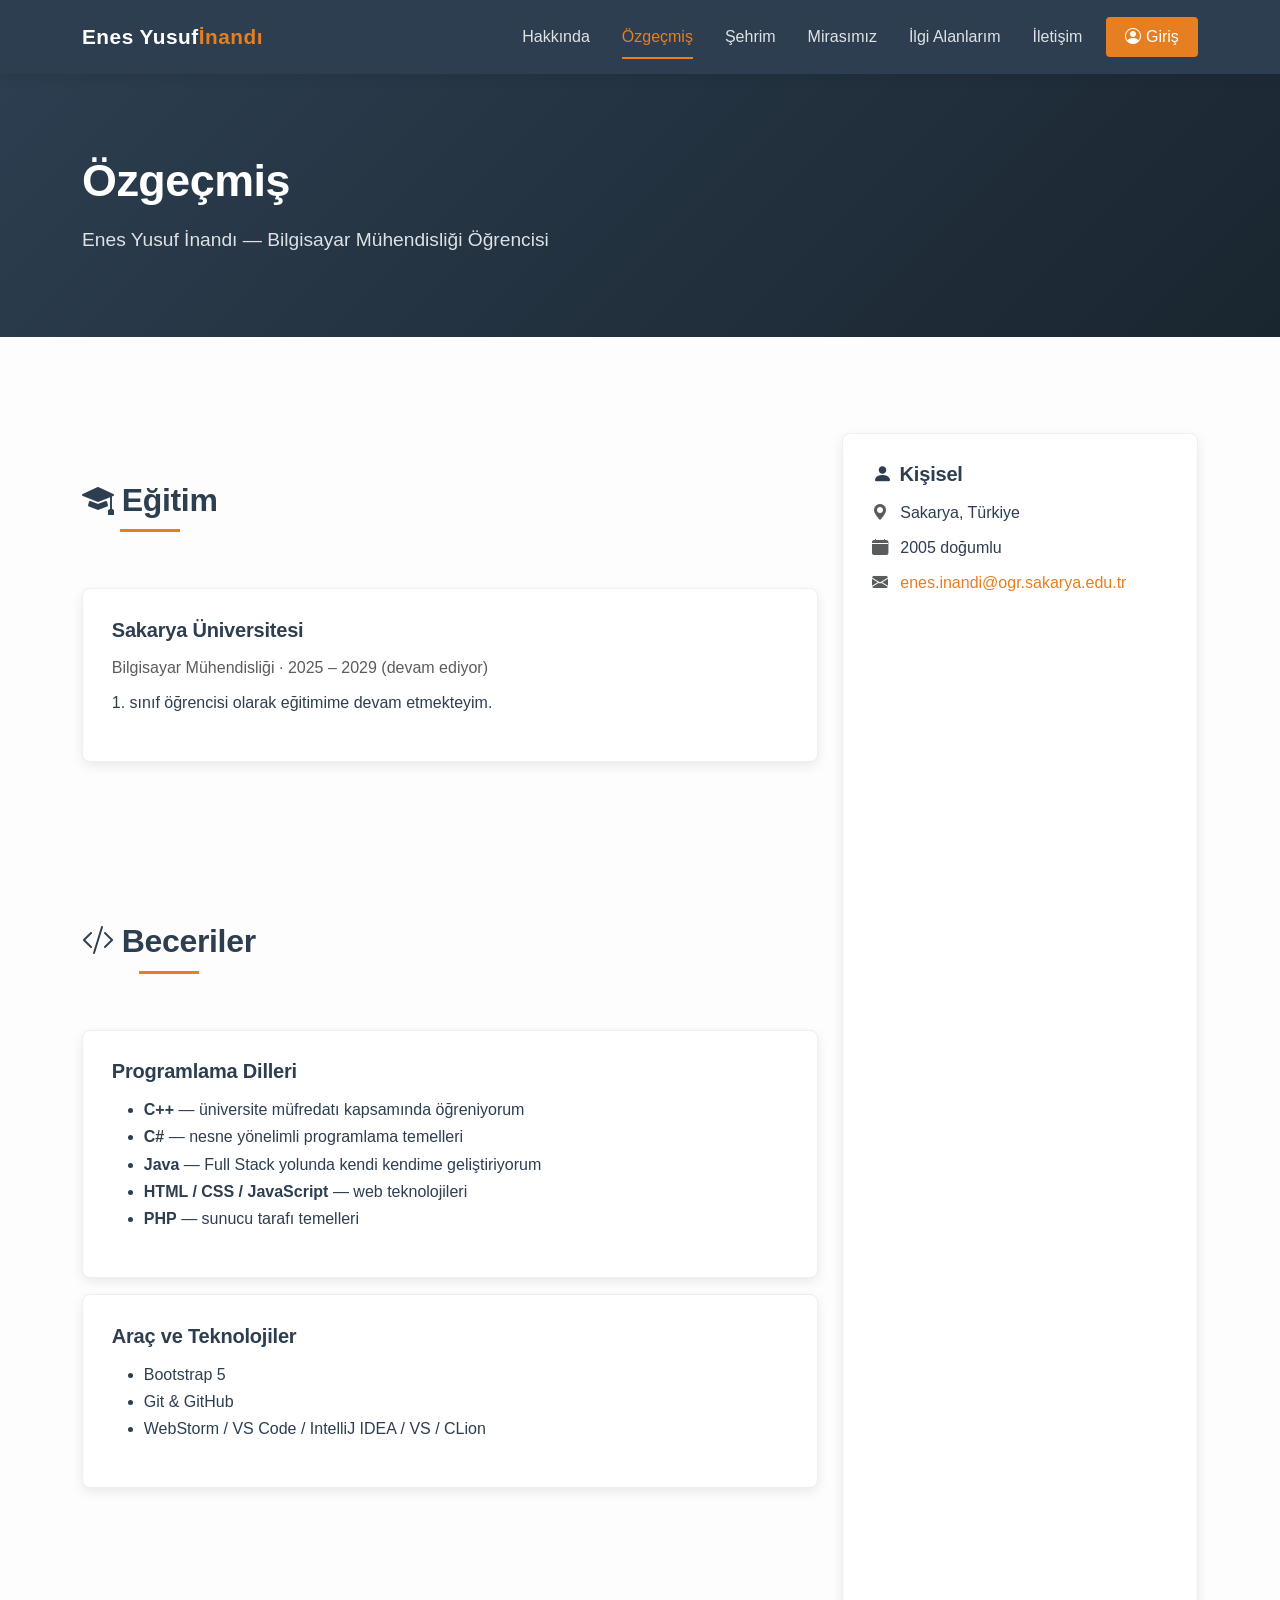
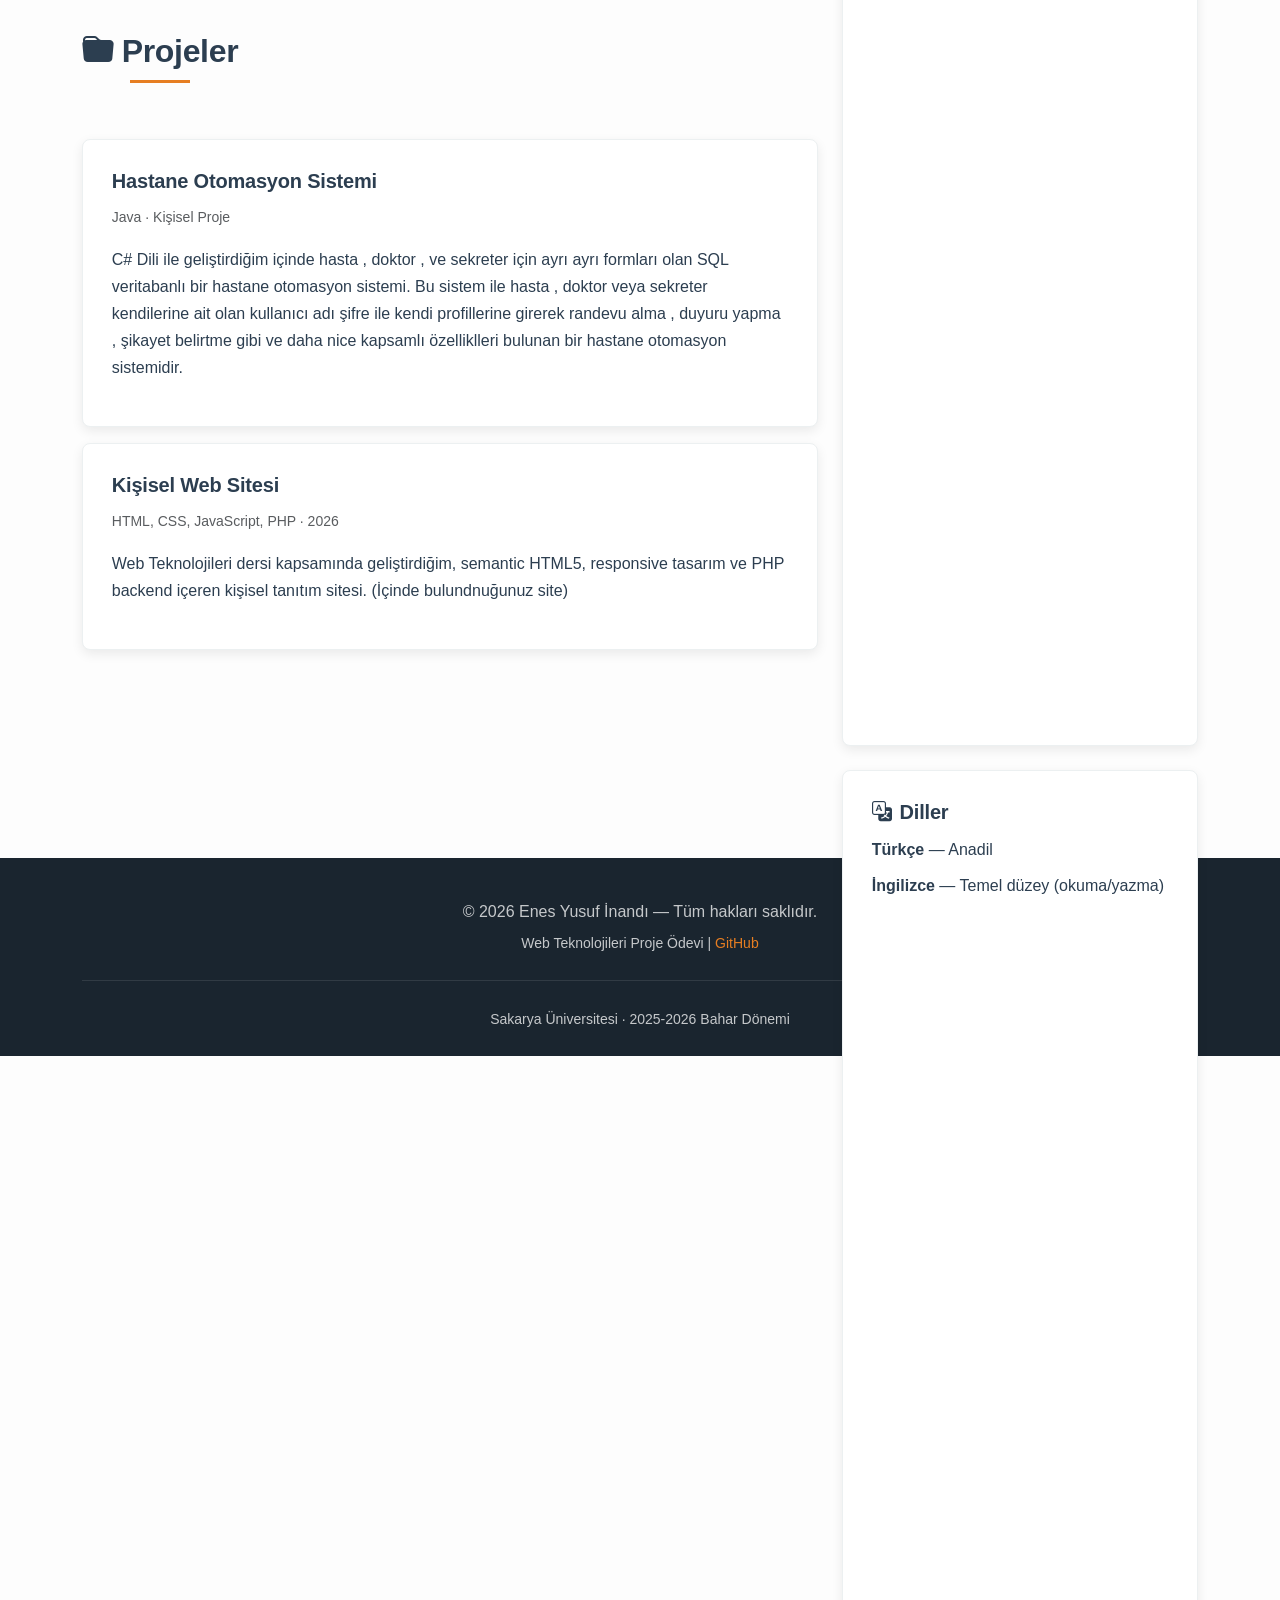
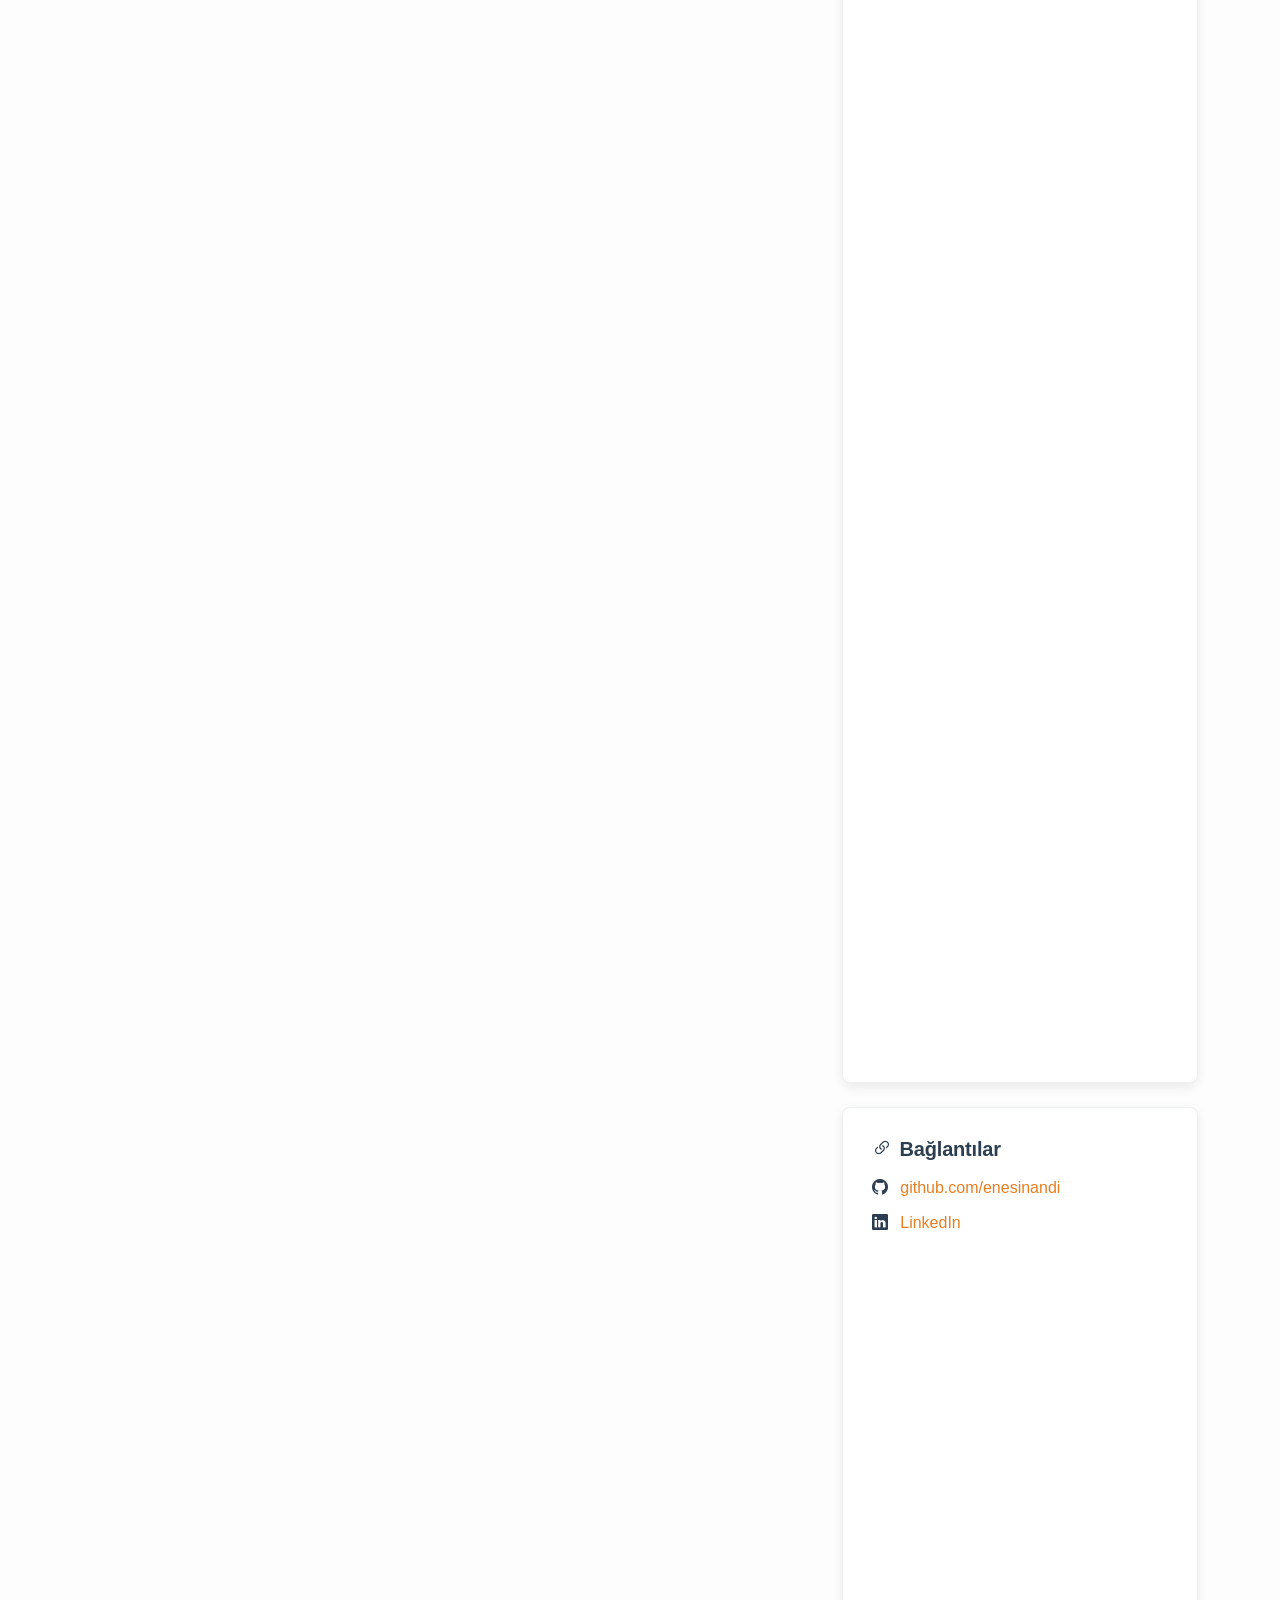
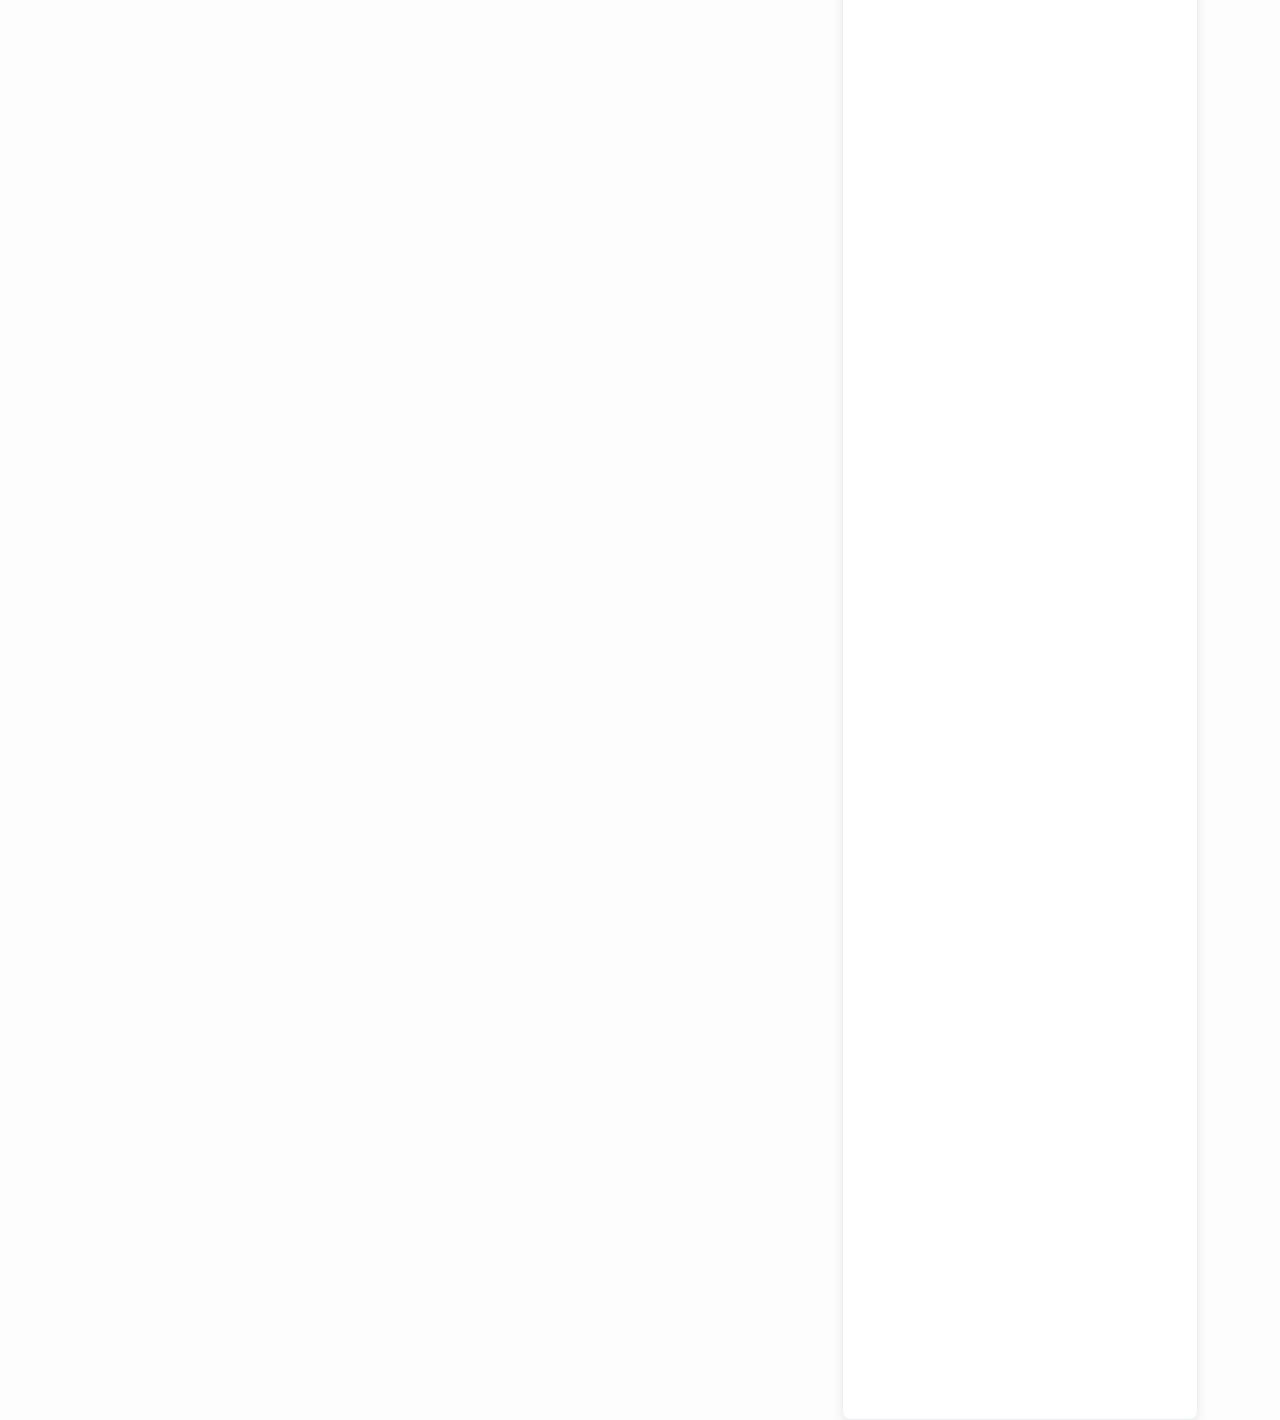
<file: cv.html>
<!DOCTYPE html>
<html lang="tr">
<head>
    <meta charset="UTF-8">
    <meta name="viewport" content="width=device-width, initial-scale=1.0">
    <meta name="description" content="Enes Yusuf İnandı - Özgeçmiş">
    <title>Özgeçmiş | Enes Yusuf İnandı</title>

    <!-- Bootstrap 5 CSS -->
    <link href="https://cdn.jsdelivr.net/npm/bootstrap@5.3.2/dist/css/bootstrap.min.css" rel="stylesheet">
    <link rel="stylesheet" href="https://cdn.jsdelivr.net/npm/bootstrap-icons@1.11.1/font/bootstrap-icons.css">
    <link rel="icon" type="image/svg+xml" href="favicon.svg">
    <link rel="stylesheet" href="css/style.css">
</head>
<body>

<!-- navbar -->
<nav class="navbar navbar-expand-lg site-navbar sticky-top">
    <div class="container">
        <a class="navbar-brand" href="index.html">Enes Yusuf<span>İnandı</span></a>
        <button class="navbar-toggler text-white" type="button" data-bs-toggle="collapse" data-bs-target="#navMenu">
            <span class="navbar-toggler-icon"></span>
        </button>
        <div class="collapse navbar-collapse" id="navMenu">
            <ul class="navbar-nav ms-auto align-items-lg-center">
                <li class="nav-item"><a class="nav-link" href="index.html">Hakkında</a></li>
                <li class="nav-item"><a class="nav-link" href="cv.html">Özgeçmiş</a></li>
                <li class="nav-item"><a class="nav-link" href="sehrim.html">Şehrim</a></li>
                <li class="nav-item"><a class="nav-link" href="mirasimiz.html">Mirasımız</a></li>
                <li class="nav-item"><a class="nav-link" href="ilgi-alanlarim.html">İlgi Alanlarım</a></li>
                <li class="nav-item"><a class="nav-link" href="iletisim.html">İletişim</a></li>
                <li class="nav-item ms-lg-2 mt-2 mt-lg-0">
                    <a class="nav-link btn-login" href="login.html"><i class="bi bi-person-circle"></i> Giriş</a>
                </li>
            </ul>
        </div>
    </div>
</nav>

<!-- Sayfa başlığı -->
<header class="hero">
    <div class="container">
        <h1>Özgeçmiş</h1>
        <p>Enes Yusuf İnandı &mdash; Bilgisayar Mühendisliği Öğrencisi</p>
    </div>
</header>

<!-- Main içerik -->
<main>
    <div class="container py-5">
        <div class="row g-4">

            <!-- Sol kolon(Ana CV) -->
            <div class="col-lg-8">

                <!--  EĞİTİM  -->
                <section id="egitim" class="mb-5">
                    <header class="bolum-baslik text-start">
                        <h2><i class="bi bi-mortarboard-fill me-2"></i>Eğitim</h2>
                    </header>

                    <article class="kart mb-3">
                        <h3>Sakarya Üniversitesi</h3>
                        <p class="text-muted mb-2">
                            Bilgisayar Mühendisliği &middot;
                            <time datetime="2025">2025</time> &ndash;
                            <time datetime="2029">2029 (devam ediyor)</time>
                        </p>
                        <p>
                            1. sınıf öğrencisi olarak eğitimime devam etmekteyim.
                        </p>
                    </article>
                </section>

                <!--  BECERİLER  -->
                <section id="beceriler" class="mb-5">
                    <header class="bolum-baslik text-start">
                        <h2><i class="bi bi-code-slash me-2"></i>Beceriler</h2>
                    </header>

                    <article class="kart">
                        <h3>Programlama Dilleri</h3>
                        <ul>
                            <li><strong>C++</strong> &mdash; üniversite müfredatı kapsamında öğreniyorum</li>
                            <li><strong>C#</strong> &mdash; nesne yönelimli programlama temelleri</li>
                            <li><strong>Java</strong> &mdash; Full Stack yolunda kendi kendime geliştiriyorum</li>
                            <li><strong>HTML / CSS / JavaScript</strong> &mdash; web teknolojileri</li>
                            <li><strong>PHP</strong> &mdash; sunucu tarafı temelleri</li>
                        </ul>
                    </article>

                    <article class="kart mt-3">
                        <h3>Araç ve Teknolojiler</h3>
                        <ul>
                            <li>Bootstrap 5</li>
                            <li>Git &amp; GitHub</li>
                            <li>WebStorm / VS Code / IntelliJ IDEA / VS / CLion</li>
                        </ul>
                    </article>
                </section>

                <!--  PROJELER  -->
                <section id="projeler" class="mb-5">
                    <header class="bolum-baslik text-start">
                        <h2><i class="bi bi-folder-fill me-2"></i>Projeler</h2>
                    </header>

                    <article class="kart mb-3">
                        <h3>Hastane Otomasyon Sistemi</h3>
                        <p class="text-muted small">Java &middot; Kişisel Proje</p>
                        <p>
                            C# Dili ile geliştirdiğim içinde hasta , doktor , ve sekreter için ayrı ayrı formları olan
                            SQL veritabanlı bir hastane otomasyon sistemi. Bu sistem ile hasta , doktor veya sekreter
                            kendilerine ait olan kullanıcı adı şifre ile kendi profillerine girerek randevu alma ,
                            duyuru yapma , şikayet belirtme gibi ve daha nice kapsamlı özelliklleri bulunan bir hastane
                            otomasyon sistemidir.
                        </p>
                    </article>

                    <article class="kart">
                        <h3>Kişisel Web Sitesi</h3>
                        <p class="text-muted small">HTML, CSS, JavaScript, PHP &middot; 2026</p>
                        <p>
                            Web Teknolojileri dersi kapsamında geliştirdiğim, semantic HTML5,
                            responsive tasarım ve PHP backend içeren kişisel tanıtım sitesi.
                            (İçinde bulundnuğunuz site)
                        </p>
                    </article>
                </section>

            </div>

            <!-- Sağ kolon (yan bilgiler) -->
            <aside class="col-lg-4">

                <section class="kart mb-4">
                    <h3><i class="bi bi-person-fill me-2"></i>Kişisel</h3>
                    <ul class="list-unstyled mb-0">
                        <li class="mb-2">
                            <i class="bi bi-geo-alt-fill text-muted me-2"></i>
                            Sakarya, Türkiye
                        </li>
                        <li class="mb-2">
                            <i class="bi bi-calendar-fill text-muted me-2"></i>
                            <time datetime="2005">2005</time> doğumlu
                        </li>
                        <li class="mb-2">
                            <i class="bi bi-envelope-fill text-muted me-2"></i>
                            <a href="mailto:enes.inandi@ogr.sakarya.edu.tr">enes.inandi@ogr.sakarya.edu.tr</a>
                        </li>
                    </ul>
                </section>

                <section class="kart mb-4">
                    <h3><i class="bi bi-translate me-2"></i>Diller</h3>
                    <ul class="list-unstyled mb-0">
                        <li class="mb-2">
                            <strong>Türkçe</strong> &mdash; Anadil
                        </li>
                        <li class="mb-2">
                            <strong>İngilizce</strong> &mdash; Temel düzey (okuma/yazma)
                        </li>
                    </ul>
                </section>

                <section class="kart">
                    <h3><i class="bi bi-link-45deg me-2"></i>Bağlantılar</h3>
                    <ul class="list-unstyled mb-0">
                        <li class="mb-2">
                            <i class="bi bi-github me-2"></i>
                            <a href="https://github.com/enesinandi" target="_blank" rel="noopener">github.com/enesinandi</a>
                        </li>
                        <li>
                            <i class="bi bi-linkedin me-2"></i>
                            <a href="https://www.linkedin.com/in/enes-inand%C4%B1-27b596381/" target="_blank" rel="noopener">LinkedIn</a>
                        </li>
                    </ul>
                </section>

            </aside>

        </div>
    </div>
</main>

<!-- Site geneli footer -->
<footer class="site-footer">
    <div class="container">
        <p class="mb-1">© 2026 Enes Yusuf İnandı — Tüm hakları saklıdır.</p>
        <small>
            Web Teknolojileri Proje Ödevi |
            <a href="https://github.com/enesinandi/web-proje" target="_blank" rel="noopener">GitHub</a>
        </small>
        <div class="ayraç"></div>
        <small>Sakarya Üniversitesi · 2025-2026 Bahar Dönemi</small>
    </div>
</footer>

<script src="https://cdn.jsdelivr.net/npm/bootstrap@5.3.2/dist/js/bootstrap.bundle.min.js"></script>
<script src="js/main.js"></script>
</body>
</html>
</file>
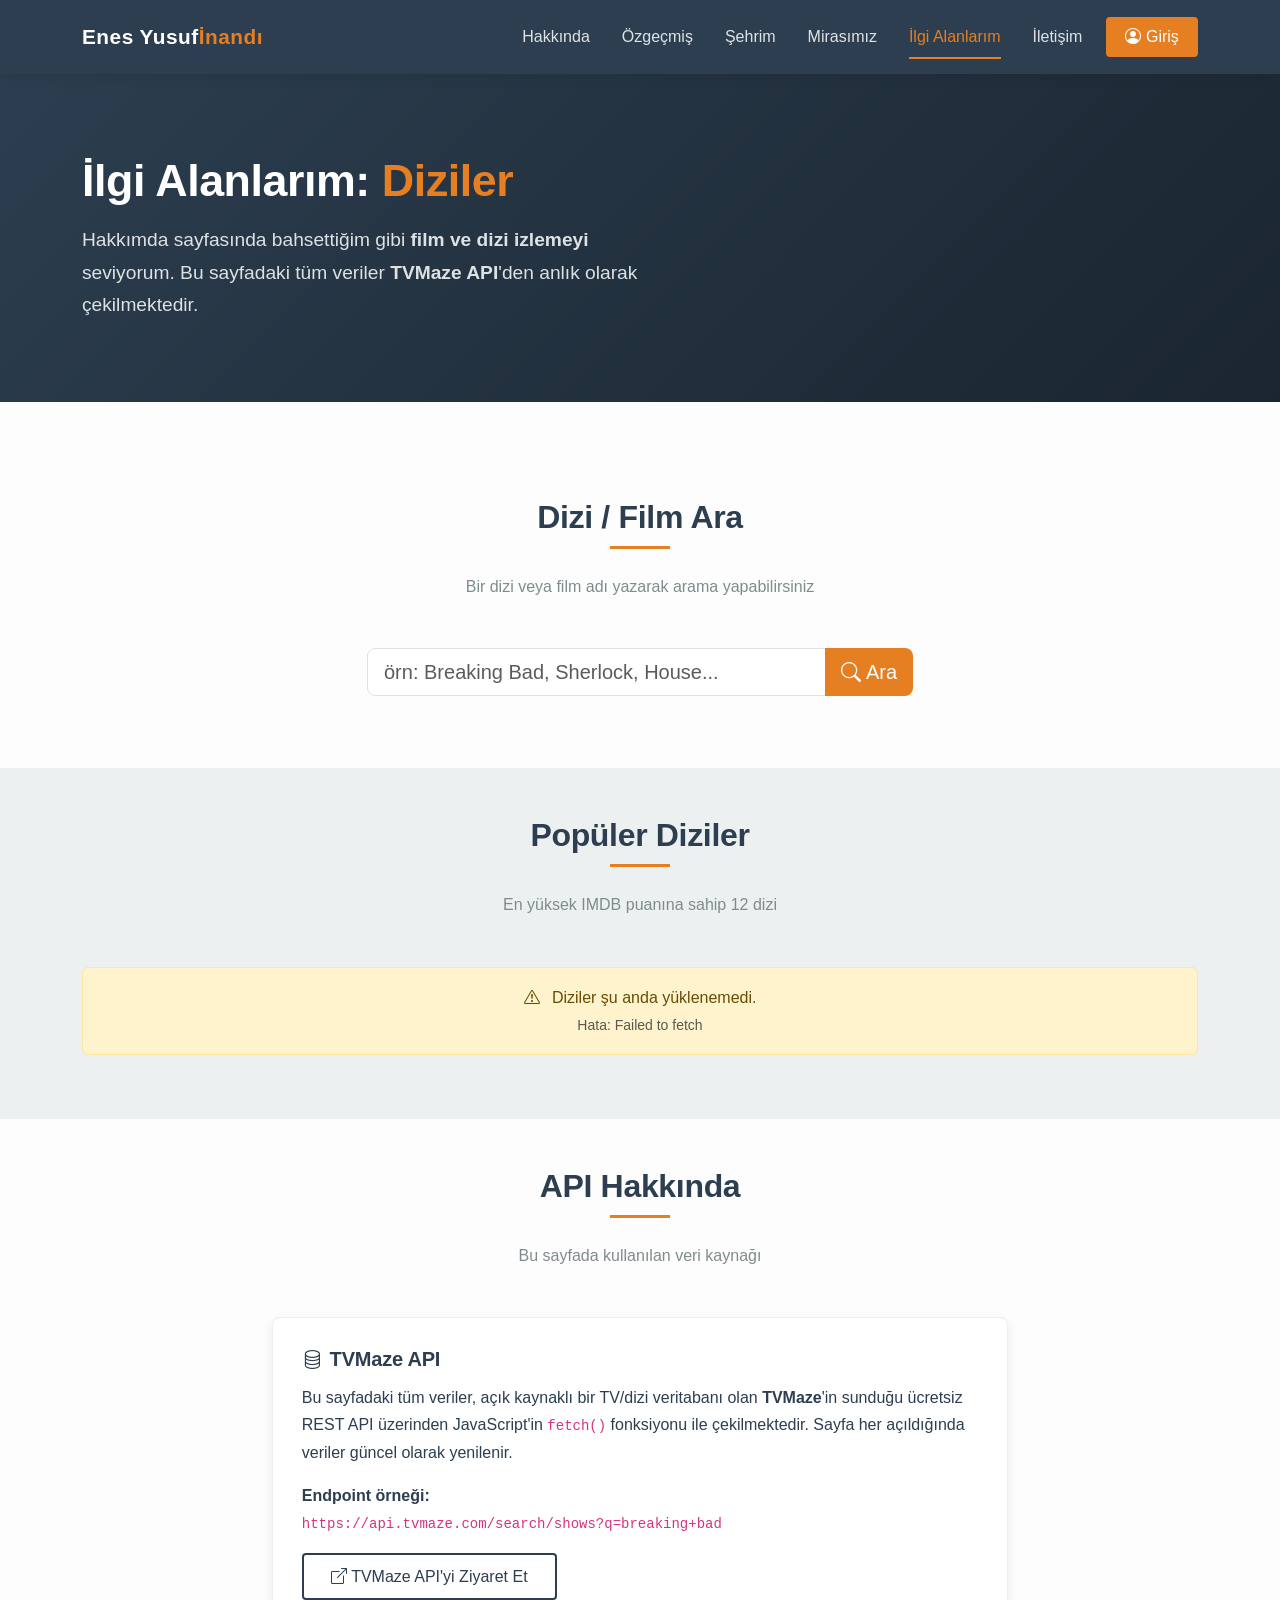
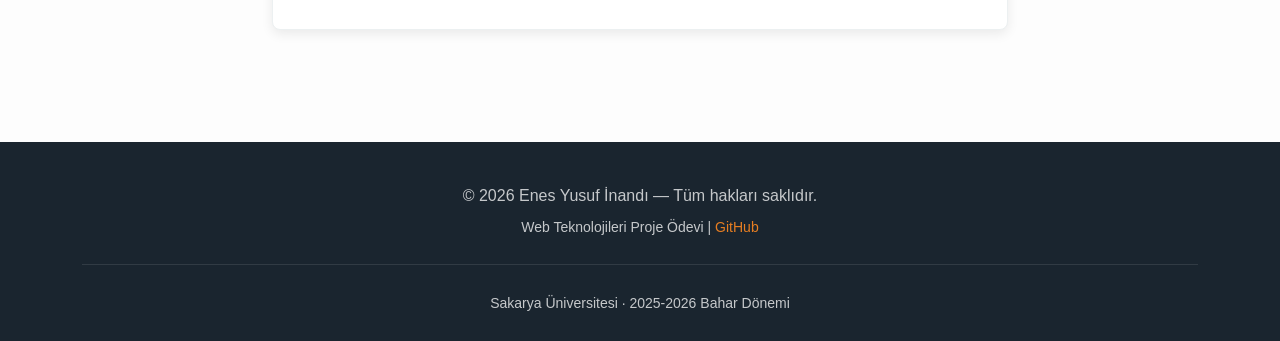
<file: ilgi-alanlarim.html>
<!DOCTYPE html>
<html lang="tr">
<head>
    <meta charset="UTF-8">
    <meta name="viewport" content="width=device-width, initial-scale=1.0">
    <meta name="description" content="İlgi Alanlarım - Popüler diziler ve filmler (TVMaze API)">
    <title>İlgi Alanlarım | Web Teknolojileri Projesi</title>

    <link href="https://cdn.jsdelivr.net/npm/bootstrap@5.3.2/dist/css/bootstrap.min.css" rel="stylesheet">
    <link rel="stylesheet" href="https://cdn.jsdelivr.net/npm/bootstrap-icons@1.11.1/font/bootstrap-icons.css">
    <link rel="icon" type="image/svg+xml" href="favicon.svg">
    <link rel="stylesheet" href="css/style.css">
</head>
<body>

<nav class="navbar navbar-expand-lg site-navbar sticky-top">
    <div class="container">
        <a class="navbar-brand" href="index.html">Enes Yusuf<span>İnandı</span></a>
        <button class="navbar-toggler text-white" type="button" data-bs-toggle="collapse" data-bs-target="#navMenu">
            <span class="navbar-toggler-icon"></span>
        </button>
        <div class="collapse navbar-collapse" id="navMenu">
            <ul class="navbar-nav ms-auto align-items-lg-center">
                <li class="nav-item"><a class="nav-link" href="index.html">Hakkında</a></li>
                <li class="nav-item"><a class="nav-link" href="cv.html">Özgeçmiş</a></li>
                <li class="nav-item"><a class="nav-link" href="sehrim.html">Şehrim</a></li>
                <li class="nav-item"><a class="nav-link" href="mirasimiz.html">Mirasımız</a></li>
                <li class="nav-item"><a class="nav-link" href="ilgi-alanlarim.html">İlgi Alanlarım</a></li>
                <li class="nav-item"><a class="nav-link" href="iletisim.html">İletişim</a></li>
                <li class="nav-item ms-lg-2 mt-2 mt-lg-0">
                    <a class="nav-link btn-login" href="login.html"><i class="bi bi-person-circle"></i> Giriş</a>
                </li>
            </ul>
        </div>
    </div>
</nav>

<header class="hero">
    <div class="container">
        <h1>İlgi Alanlarım: <span>Diziler</span></h1>
        <p>Hakkımda sayfasında bahsettiğim gibi <strong>film ve dizi izlemeyi</strong> seviyorum. Bu sayfadaki tüm veriler <strong>TVMaze API</strong>'den anlık olarak çekilmektedir.</p>
    </div>
</header>

<main>

    <!-- ========== ARAMA KUTUSU ========== -->
    <section class="py-5">
        <div class="container">
            <div class="bolum-baslik">
                <h2>Dizi / Film Ara</h2>
                <p>Bir dizi veya film adı yazarak arama yapabilirsiniz</p>
            </div>

            <div class="row justify-content-center">
                <div class="col-md-8 col-lg-6">
                    <div class="input-group input-group-lg">
                        <input type="text"
                               id="ara-input"
                               class="form-control"
                               placeholder="örn: Breaking Bad, Sherlock, House..."
                               aria-label="Dizi veya film ara">
                        <button id="ara-btn" class="btn btn-vurgu" type="button">
                            <i class="bi bi-search"></i> Ara
                        </button>
                    </div>
                </div>
            </div>

            <div id="arama-sonuclari" class="row g-4 mt-4">
                <!-- Arama sonuçları buraya gelecek -->
            </div>
        </div>
    </section>

    <!-- ========== POPÜLER DİZİLER ========== -->
    <section class="py-5" style="background-color: var(--renk-acik);">
        <div class="container">
            <div class="bolum-baslik">
                <h2>Popüler Diziler</h2>
                <p>En yüksek IMDB puanına sahip 12 dizi</p>
            </div>

            <div id="populer-diziler" class="row g-4">
                <div class="col-12 text-center py-5">
                    <div class="spinner-border" role="status" style="color: var(--renk-vurgu);">
                        <span class="visually-hidden">Yükleniyor...</span>
                    </div>
                    <p class="mt-3 text-muted">Diziler yükleniyor...</p>
                </div>
            </div>
        </div>
    </section>

    <!-- ========== API BİLGİSİ ========== -->
    <section class="py-5">
        <div class="container">
            <div class="bolum-baslik">
                <h2>API Hakkında</h2>
                <p>Bu sayfada kullanılan veri kaynağı</p>
            </div>

            <div class="row justify-content-center">
                <div class="col-lg-8">
                    <article class="kart">
                        <h3><i class="bi bi-database me-2"></i>TVMaze API</h3>
                        <p>
                            Bu sayfadaki tüm veriler, açık kaynaklı bir TV/dizi veritabanı olan
                            <strong>TVMaze</strong>'in sunduğu ücretsiz REST API üzerinden
                            JavaScript'in <code>fetch()</code> fonksiyonu ile çekilmektedir.
                            Sayfa her açıldığında veriler güncel olarak yenilenir.
                        </p>
                        <p class="mb-0">
                            <strong>Endpoint örneği:</strong><br>
                            <code class="small">https://api.tvmaze.com/search/shows?q=breaking+bad</code>
                        </p>
                        <div class="mt-3">
                            <a href="https://www.tvmaze.com/api" target="_blank" rel="noopener" class="btn btn-anahat">
                                <i class="bi bi-box-arrow-up-right"></i> TVMaze API'yi Ziyaret Et
                            </a>
                        </div>
                    </article>
                </div>
            </div>
        </div>
    </section>

</main>

<footer class="site-footer">
    <div class="container">
        <p class="mb-1">© 2026 Enes Yusuf İnandı — Tüm hakları saklıdır.</p>
        <small>
            Web Teknolojileri Proje Ödevi |
            <a href="https://github.com/enesinandi/web-proje" target="_blank" rel="noopener">GitHub</a>
        </small>
        <div class="ayraç"></div>
        <small>Sakarya Üniversitesi · 2025-2026 Bahar Dönemi</small>
    </div>
</footer>

<script src="https://cdn.jsdelivr.net/npm/bootstrap@5.3.2/dist/js/bootstrap.bundle.min.js"></script>
<script src="js/main.js"></script>
<!-- TVMaze API entegrasyonu -->
<script src="js/tvmaze-api.js"></script>
</body>
</html>
</file>
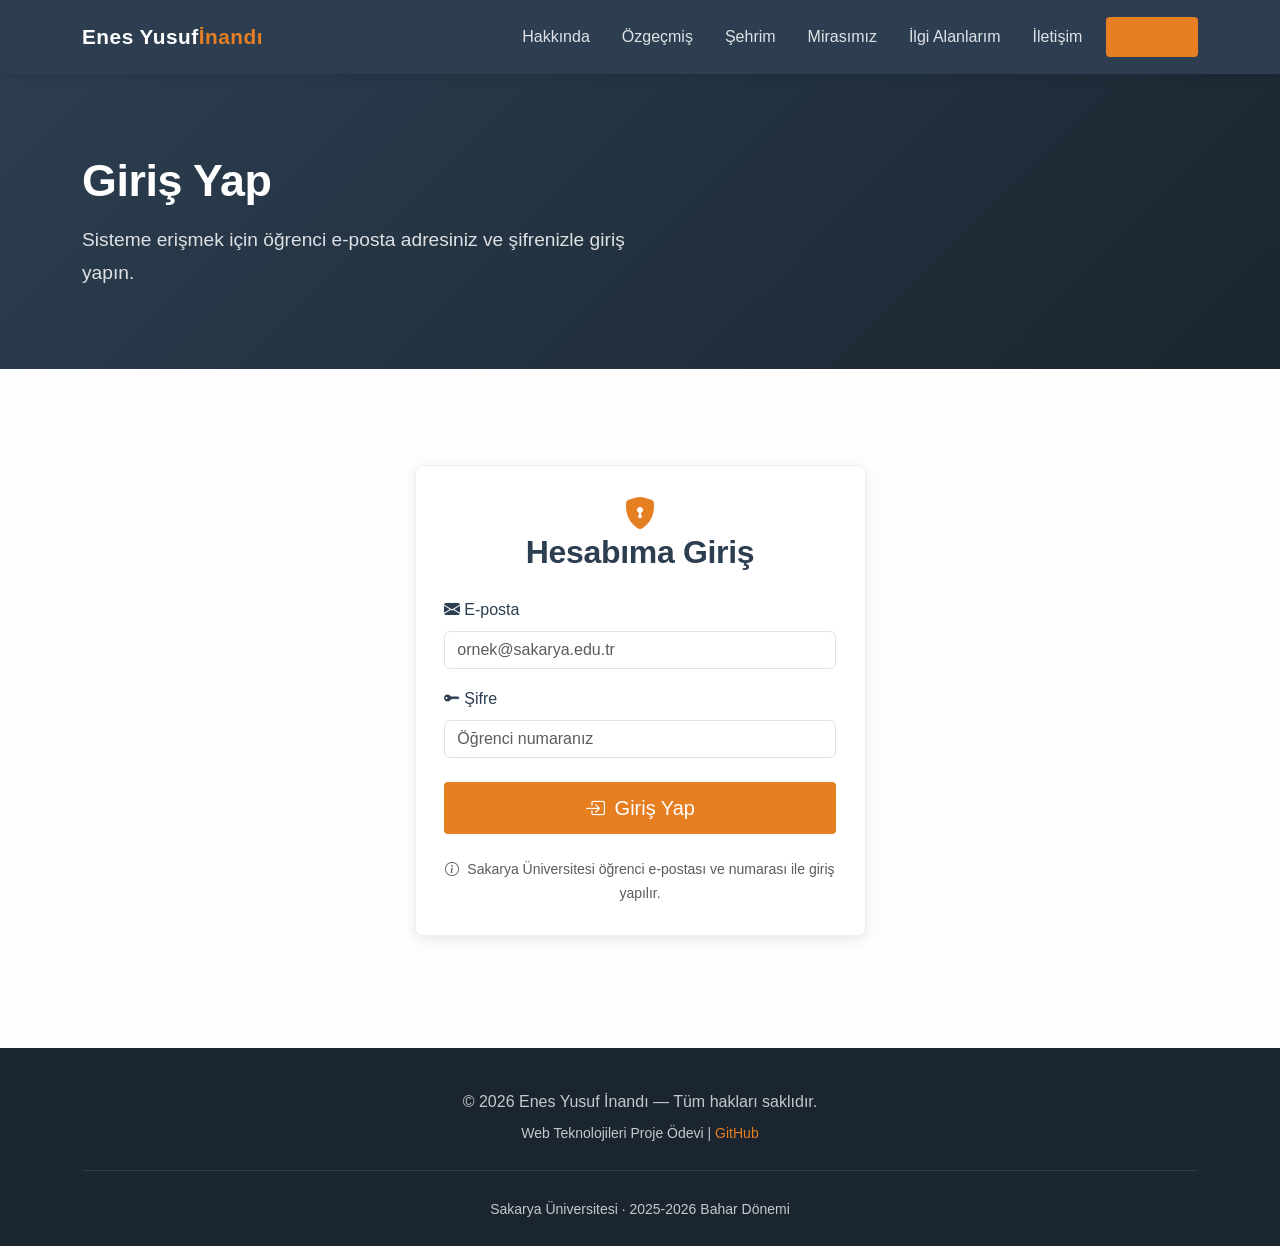
<file: login.html>
<!DOCTYPE html>
<html lang="tr">
<head>
    <meta charset="UTF-8">
    <meta name="viewport" content="width=device-width, initial-scale=1.0">
    <meta name="description" content="Giriş sayfası">
    <title>Giriş | Web Teknolojileri Projesi</title>

    <link href="https://cdn.jsdelivr.net/npm/bootstrap@5.3.2/dist/css/bootstrap.min.css" rel="stylesheet">
    <link rel="stylesheet" href="https://cdn.jsdelivr.net/npm/bootstrap-icons@1.11.1/font/bootstrap-icons.css">
    <link rel="icon" type="image/svg+xml" href="favicon.svg">
    <link rel="stylesheet" href="css/style.css">
</head>
<body>

    <nav class="navbar navbar-expand-lg site-navbar sticky-top">
        <div class="container">
            <a class="navbar-brand" href="index.html">Enes Yusuf<span>İnandı</span></a>
            <button class="navbar-toggler text-white" type="button" data-bs-toggle="collapse" data-bs-target="#navMenu">
                <span class="navbar-toggler-icon"></span>
            </button>
            <div class="collapse navbar-collapse" id="navMenu">
                <ul class="navbar-nav ms-auto align-items-lg-center">
                    <li class="nav-item"><a class="nav-link" href="index.html">Hakkında</a></li>
                    <li class="nav-item"><a class="nav-link" href="cv.html">Özgeçmiş</a></li>
                    <li class="nav-item"><a class="nav-link" href="sehrim.html">Şehrim</a></li>
                    <li class="nav-item"><a class="nav-link" href="mirasimiz.html">Mirasımız</a></li>
                    <li class="nav-item"><a class="nav-link" href="ilgi-alanlarim.html">İlgi Alanlarım</a></li>
                    <li class="nav-item"><a class="nav-link" href="iletisim.html">İletişim</a></li>
                    <li class="nav-item ms-lg-2 mt-2 mt-lg-0">
                        <a class="nav-link btn-login" href="login.html"><i class="bi bi-person-circle"></i> Giriş</a>
                    </li>
                </ul>
            </div>
        </div>
    </nav>

    <header class="hero">
        <div class="container">
            <h1>Giriş Yap</h1>
            <p>Sisteme erişmek için öğrenci e-posta adresiniz ve şifrenizle giriş yapın.</p>
        </div>
    </header>

    <main>
        <section class="py-5">
            <div class="container">
                <div class="row justify-content-center">
                    <div class="col-md-6 col-lg-5">

                        <article class="kart">
                            <h2 class="text-center mb-4">
                                <i class="bi bi-shield-lock-fill" style="color: var(--renk-vurgu);"></i>
                                <br>
                                Hesabıma Giriş
                            </h2>

                            <!--  HATA MESAJI (URL'den geliyorsa)  -->

                            <div id="hata-kutusu" class="alert alert-danger d-none" role="alert">
                                <i class="bi bi-exclamation-triangle-fill me-2"></i>
                                <span id="hata-metni"></span>
                            </div>

                            <!--  LOGIN FORMU  -->
                            <form id="login-form"
                                  action="php/login-check.php"
                                  method="POST"
                                  novalidate>

                                <!-- Kullanıcı adı e-posta ile -->
                                <div class="mb-3">
                                    <label for="kullanici" class="form-label">
                                        <i class="bi bi-envelope-fill me-1"></i>E-posta
                                    </label>
                                    <input type="email"
                                           class="form-control"
                                           id="kullanici"
                                           name="kullanici"
                                           placeholder="ornek@sakarya.edu.tr"
                                           autocomplete="username">
                                    <small class="text-danger" id="hata-kullanici"></small>
                                </div>

                                <!-- Şifre -->
                                <div class="mb-4">
                                    <label for="sifre" class="form-label">
                                        <i class="bi bi-key-fill me-1"></i>Şifre
                                    </label>
                                    <input type="password"
                                           class="form-control"
                                           id="sifre"
                                           name="sifre"
                                           placeholder="Öğrenci numaranız"
                                           autocomplete="current-password">
                                    <small class="text-danger" id="hata-sifre"></small>
                                </div>

                                <!-- Giriş butonu -->
                                <div class="d-grid">
                                    <button type="submit" class="btn btn-vurgu btn-lg">
                                        <i class="bi bi-box-arrow-in-right me-1"></i>
                                        Giriş Yap
                                    </button>
                                </div>

                                <!-- Bilgilendirme -->
                                <p class="text-muted small text-center mt-4 mb-0">
                                    <i class="bi bi-info-circle me-1"></i>
                                    Sakarya Üniversitesi öğrenci e-postası ve numarası ile giriş yapılır.
                                </p>
                            </form>
                        </article>

                    </div>
                </div>
            </div>
        </section>
    </main>

    <footer class="site-footer">
        <div class="container">
            <p class="mb-1">© 2026 Enes Yusuf İnandı — Tüm hakları saklıdır.</p>
            <small>
                Web Teknolojileri Proje Ödevi |
                <a href="https://github.com/enesinandi/web-proje" target="_blank" rel="noopener">GitHub</a>
            </small>
            <div class="ayraç"></div>
            <small>Sakarya Üniversitesi · 2025-2026 Bahar Dönemi</small>
        </div>
    </footer>

    <script src="https://cdn.jsdelivr.net/npm/bootstrap@5.3.2/dist/js/bootstrap.bundle.min.js"></script>
    <script src="js/main.js"></script>
    <!-- Login sayfasına özel doğrulama -->
    <script src="js/login.js"></script>
</body>
</html>
</file>
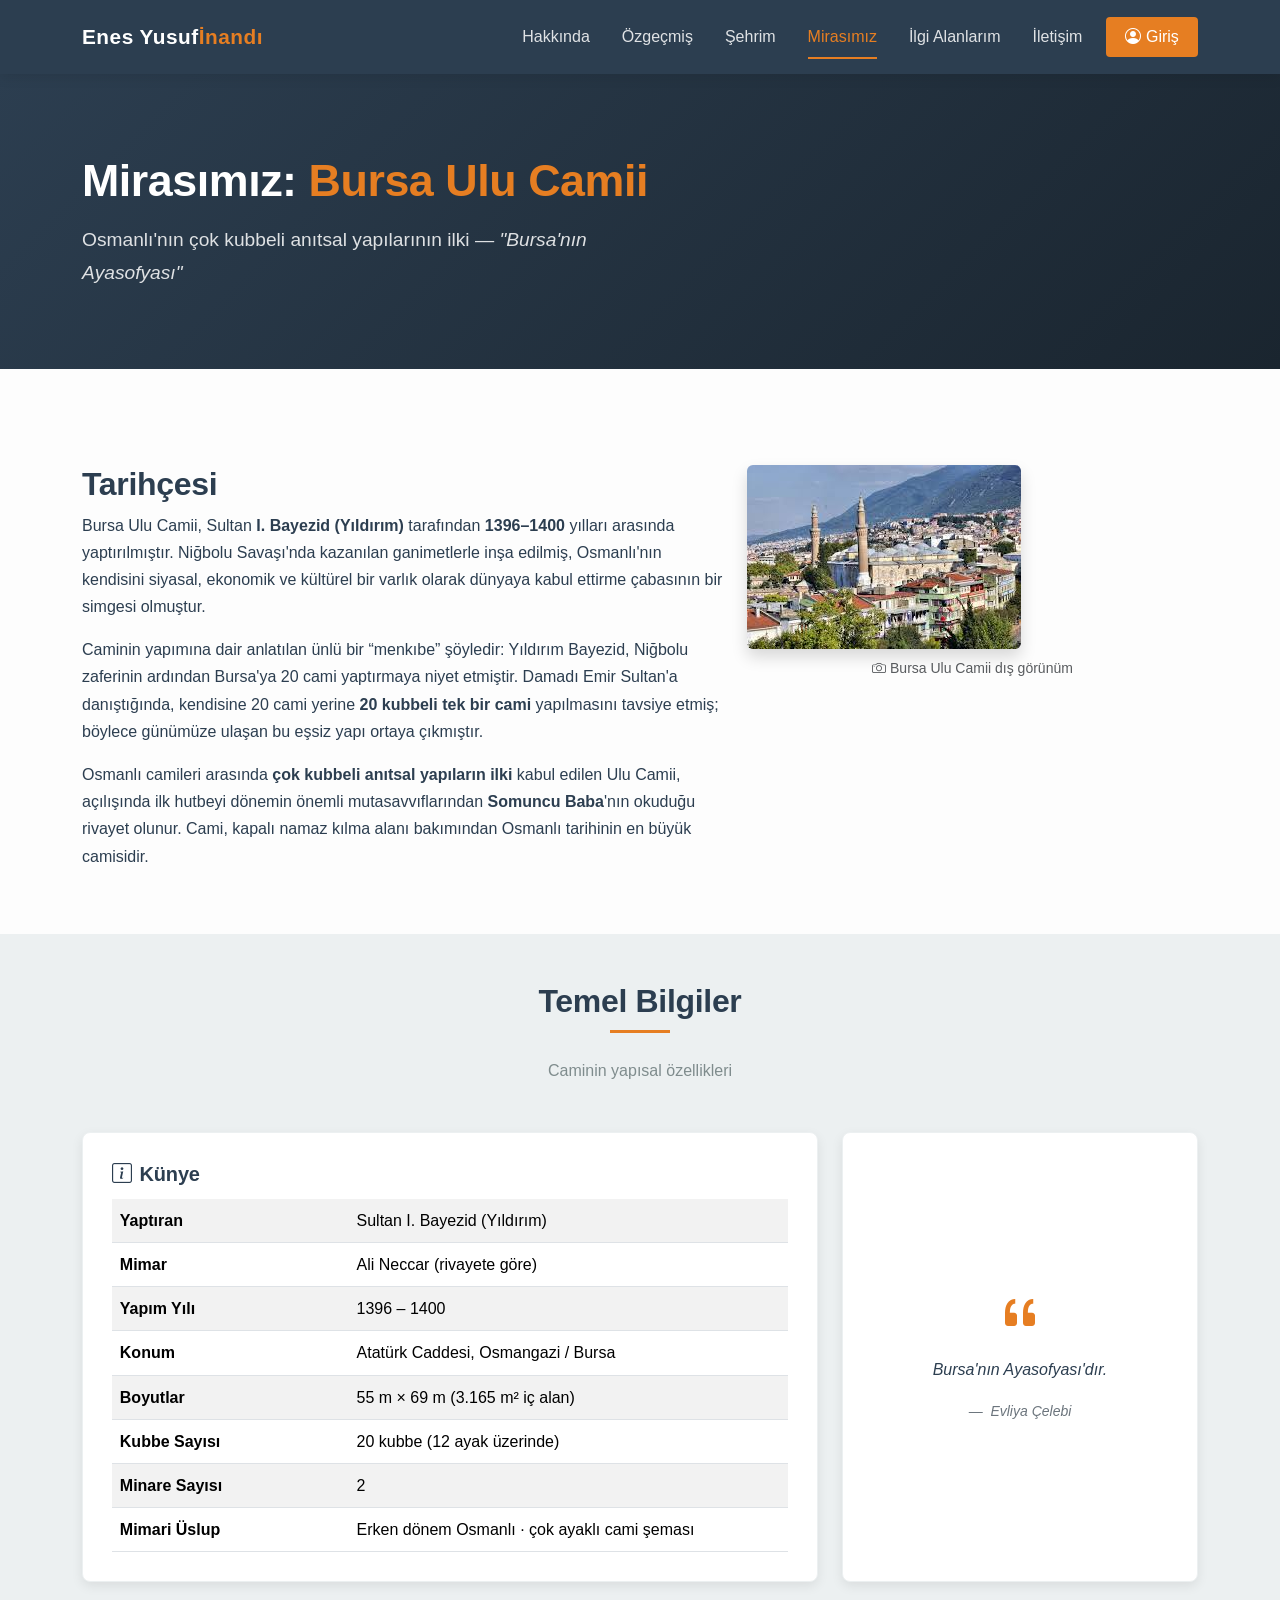
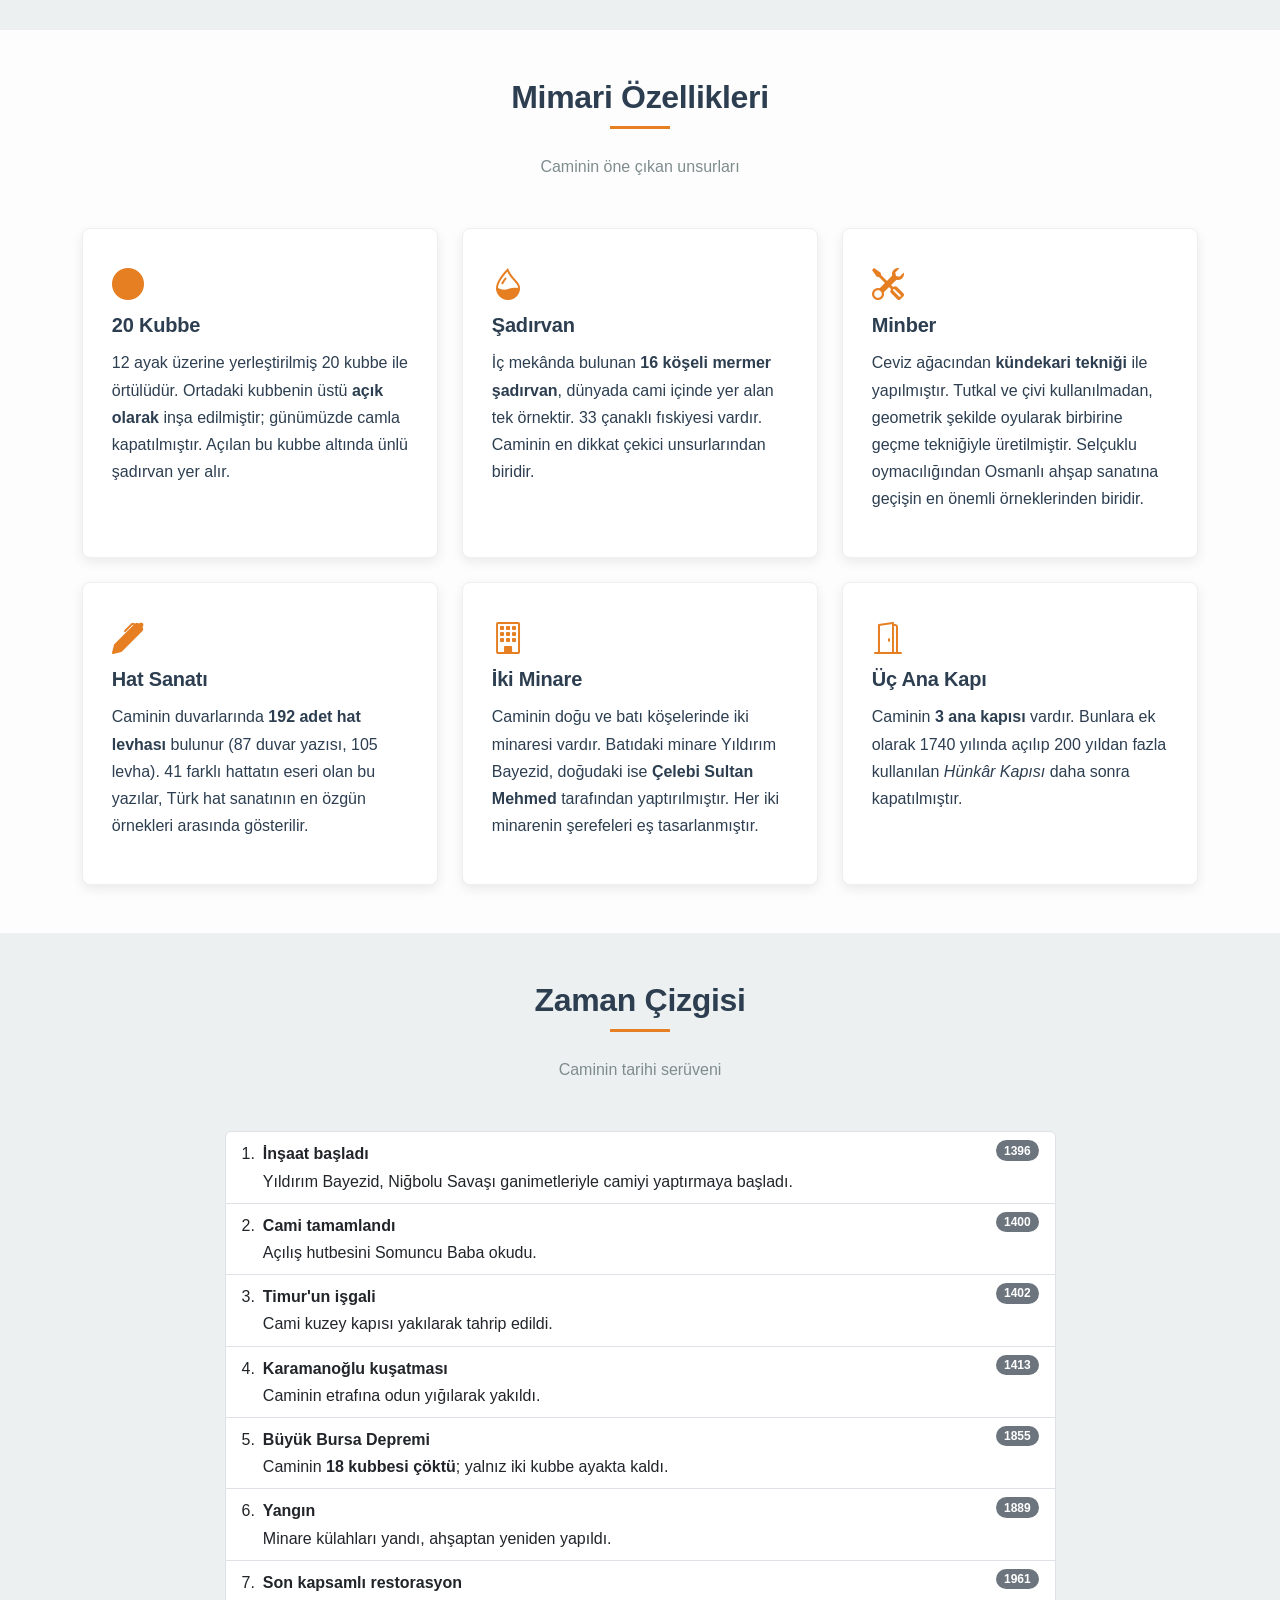
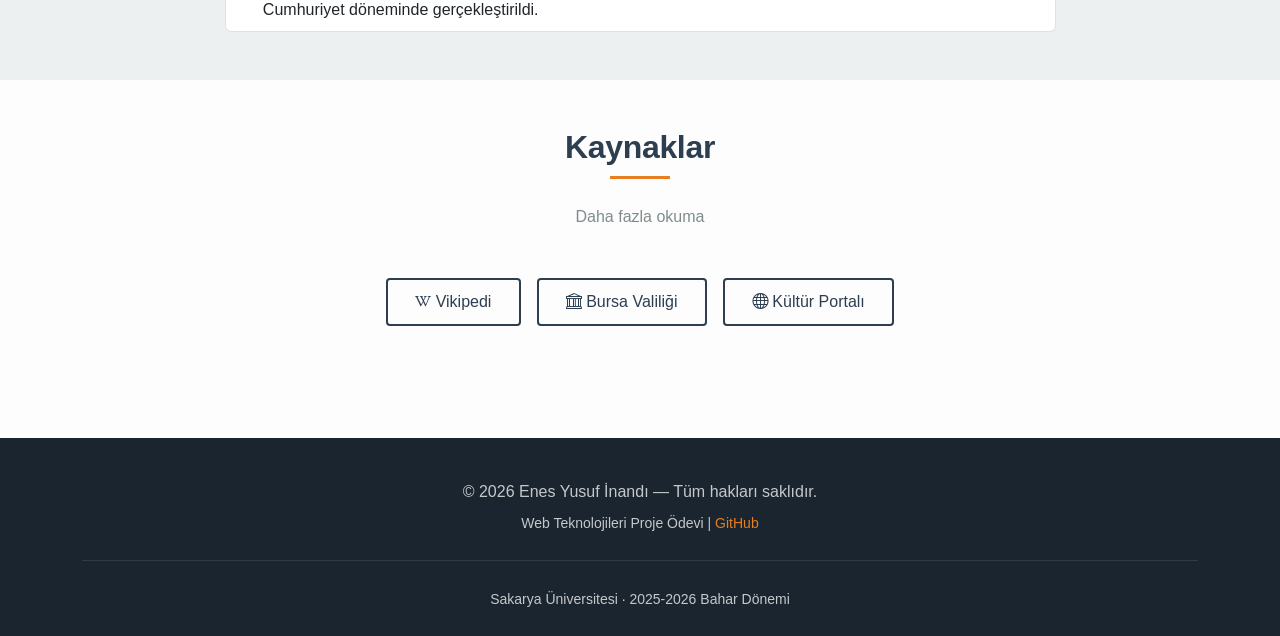
<file: mirasimiz.html>
<!DOCTYPE html>
<html lang="tr">
<head>
    <meta charset="UTF-8">
    <meta name="viewport" content="width=device-width, initial-scale=1.0">
    <meta name="description" content="Bursa Ulu Camii - Erken dönem Osmanlı mimarisinin anıtsal eseri">
    <title>Mirasımız: Bursa Ulu Camii | Web Teknolojileri Projesi</title>

    <link href="https://cdn.jsdelivr.net/npm/bootstrap@5.3.2/dist/css/bootstrap.min.css" rel="stylesheet">
    <link rel="stylesheet" href="https://cdn.jsdelivr.net/npm/bootstrap-icons@1.11.1/font/bootstrap-icons.css">
    <link rel="icon" type="image/svg+xml" href="favicon.svg">
    <link rel="stylesheet" href="css/style.css">
</head>
<body>

<nav class="navbar navbar-expand-lg site-navbar sticky-top">
    <div class="container">
        <a class="navbar-brand" href="index.html">Enes Yusuf<span>İnandı</span></a>
        <button class="navbar-toggler text-white" type="button" data-bs-toggle="collapse" data-bs-target="#navMenu">
            <span class="navbar-toggler-icon"></span>
        </button>
        <div class="collapse navbar-collapse" id="navMenu">
            <ul class="navbar-nav ms-auto align-items-lg-center">
                <li class="nav-item"><a class="nav-link" href="index.html">Hakkında</a></li>
                <li class="nav-item"><a class="nav-link" href="cv.html">Özgeçmiş</a></li>
                <li class="nav-item"><a class="nav-link" href="sehrim.html">Şehrim</a></li>
                <li class="nav-item"><a class="nav-link" href="mirasimiz.html">Mirasımız</a></li>
                <li class="nav-item"><a class="nav-link" href="ilgi-alanlarim.html">İlgi Alanlarım</a></li>
                <li class="nav-item"><a class="nav-link" href="iletisim.html">İletişim</a></li>
                <li class="nav-item ms-lg-2 mt-2 mt-lg-0">
                    <a class="nav-link btn-login" href="login.html"><i class="bi bi-person-circle"></i> Giriş</a>
                </li>
            </ul>
        </div>
    </div>
</nav>

<header class="hero">
    <div class="container">
        <h1>Mirasımız: <span>Bursa Ulu Camii</span></h1>
        <p>Osmanlı'nın çok kubbeli anıtsal yapılarının ilki &mdash; <em>"Bursa'nın Ayasofyası"</em></p>
    </div>
</header>

<main>

    <!--  TANITIM  -->
    <section class="py-5">
        <div class="container">
            <div class="row g-4">
                <div class="col-lg-7">
                    <h2>Tarihçesi</h2>
                    <p>
                        Bursa Ulu Camii, Sultan <strong>I. Bayezid (Yıldırım)</strong> tarafından
                        <strong>1396&ndash;1400</strong> yılları arasında yaptırılmıştır. Niğbolu Savaşı'nda
                        kazanılan ganimetlerle inşa edilmiş, Osmanlı'nın kendisini siyasal, ekonomik ve
                        kültürel bir varlık olarak dünyaya kabul ettirme çabasının bir simgesi olmuştur.
                    </p>
                    <p>
                        Caminin yapımına dair anlatılan ünlü bir <q>menkıbe</q> şöyledir:
                        Yıldırım Bayezid, Niğbolu zaferinin ardından Bursa'ya 20 cami yaptırmaya niyet
                        etmiştir. Damadı Emir Sultan'a danıştığında, kendisine 20 cami yerine
                        <strong>20 kubbeli tek bir cami</strong> yapılmasını tavsiye etmiş; böylece
                        günümüze ulaşan bu eşsiz yapı ortaya çıkmıştır.
                    </p>
                    <p>
                        Osmanlı camileri arasında <strong>çok kubbeli anıtsal yapıların ilki</strong>
                        kabul edilen Ulu Camii, açılışında ilk hutbeyi dönemin önemli mutasavvıflarından
                        <strong>Somuncu Baba</strong>'nın okuduğu rivayet olunur. Cami, kapalı namaz
                        kılma alanı bakımından Osmanlı tarihinin en büyük camisidir.
                    </p>
                </div>

                <div class="col-lg-5">
                    <figure>
                        <img src="img/bursa-ulucami.jpg" alt="Bursa Ulu Camii dış görünüm"
                             class="img-fluid rounded shadow">
                        <figcaption class="text-muted small text-center mt-2">
                            <i class="bi bi-camera"></i> Bursa Ulu Camii dış görünüm
                        </figcaption>
                    </figure>
                </div>
            </div>
        </div>
    </section>

    <!--  TEMEL BILGILER -->
    <section class="py-5" style="background-color: var(--renk-acik);">
        <div class="container">
            <div class="bolum-baslik">
                <h2>Temel Bilgiler</h2>
                <p>Caminin yapısal özellikleri</p>
            </div>

            <div class="row g-4">
                <div class="col-md-8">
                    <article class="kart">
                        <h3><i class="bi bi-info-square me-2"></i>Künye</h3>
                        <table class="table table-striped mb-0">
                            <tbody>
                            <tr>
                                <th scope="row" style="width: 35%;">Yaptıran</th>
                                <td>Sultan I. Bayezid (Yıldırım)</td>
                            </tr>
                            <tr>
                                <th scope="row">Mimar</th>
                                <td>Ali Neccar (rivayete göre)</td>
                            </tr>
                            <tr>
                                <th scope="row">Yapım Yılı</th>
                                <td>
                                    <time datetime="1396">1396</time> &ndash;
                                    <time datetime="1400">1400</time>
                                </td>
                            </tr>
                            <tr>
                                <th scope="row">Konum</th>
                                <td>Atatürk Caddesi, Osmangazi / Bursa</td>
                            </tr>
                            <tr>
                                <th scope="row">Boyutlar</th>
                                <td>55 m × 69 m (3.165 m² iç alan)</td>
                            </tr>
                            <tr>
                                <th scope="row">Kubbe Sayısı</th>
                                <td>20 kubbe (12 ayak üzerinde)</td>
                            </tr>
                            <tr>
                                <th scope="row">Minare Sayısı</th>
                                <td>2</td>
                            </tr>
                            <tr>
                                <th scope="row">Mimari Üslup</th>
                                <td>Erken dönem Osmanlı &middot; çok ayaklı cami şeması</td>
                            </tr>
                            </tbody>
                        </table>
                    </article>
                </div>

                <div class="col-md-4">
                    <article class="kart h-100 text-center" style="display:flex;flex-direction:column;justify-content:center;">
                        <div style="font-size:3rem;color:var(--renk-vurgu);">
                            <i class="bi bi-quote"></i>
                        </div>
                        <blockquote class="mb-0">
                            <p class="fst-italic">
                                Bursa'nın Ayasofyası'dır.
                            </p>
                            <footer class="blockquote-footer mt-2">
                                <cite>Evliya Çelebi</cite>
                            </footer>
                        </blockquote>
                    </article>
                </div>
            </div>
        </div>
    </section>

    <!--  ÖZELLIKLER  -->
    <section class="py-5">
        <div class="container">
            <div class="bolum-baslik">
                <h2>Mimari Özellikleri</h2>
                <p>Caminin öne çıkan unsurları</p>
            </div>

            <div class="row g-4">

                <div class="col-md-6 col-lg-4">
                    <article class="kart h-100">
                        <i class="bi bi-circle-fill" style="font-size:2rem;color:var(--renk-vurgu)"></i>
                        <h3>20 Kubbe</h3>
                        <p>
                            12 ayak üzerine yerleştirilmiş 20 kubbe ile örtülüdür. Ortadaki kubbenin
                            üstü <strong>açık olarak</strong> inşa edilmiştir; günümüzde camla
                            kapatılmıştır. Açılan bu kubbe altında ünlü şadırvan yer alır.
                        </p>
                    </article>
                </div>

                <div class="col-md-6 col-lg-4">
                    <article class="kart h-100">
                        <i class="bi bi-droplet-half" style="font-size:2rem;color:var(--renk-vurgu)"></i>
                        <h3>Şadırvan</h3>
                        <p>
                            İç mekânda bulunan <strong>16 köşeli mermer şadırvan</strong>, dünyada
                            cami içinde yer alan tek örnektir. 33 çanaklı fıskiyesi vardır.
                            Caminin en dikkat çekici unsurlarından biridir.
                        </p>
                    </article>
                </div>

                <div class="col-md-6 col-lg-4">
                    <article class="kart h-100">
                        <i class="bi bi-tools" style="font-size:2rem;color:var(--renk-vurgu)"></i>
                        <h3>Minber</h3>
                        <p>
                            Ceviz ağacından <strong>kündekari tekniği</strong> ile yapılmıştır.
                            Tutkal ve çivi kullanılmadan, geometrik şekilde oyularak birbirine
                            geçme tekniğiyle üretilmiştir. Selçuklu oymacılığından Osmanlı
                            ahşap sanatına geçişin en önemli örneklerinden biridir.
                        </p>
                    </article>
                </div>

                <div class="col-md-6 col-lg-4">
                    <article class="kart h-100">
                        <i class="bi bi-pen-fill" style="font-size:2rem;color:var(--renk-vurgu)"></i>
                        <h3>Hat Sanatı</h3>
                        <p>
                            Caminin duvarlarında <strong>192 adet hat levhası</strong> bulunur
                            (87 duvar yazısı, 105 levha). 41 farklı hattatın eseri olan bu yazılar,
                            Türk hat sanatının en özgün örnekleri arasında gösterilir.
                        </p>
                    </article>
                </div>

                <div class="col-md-6 col-lg-4">
                    <article class="kart h-100">
                        <i class="bi bi-building" style="font-size:2rem;color:var(--renk-vurgu)"></i>
                        <h3>İki Minare</h3>
                        <p>
                            Caminin doğu ve batı köşelerinde iki minaresi vardır. Batıdaki minare
                            Yıldırım Bayezid, doğudaki ise <strong>Çelebi Sultan Mehmed</strong>
                            tarafından yaptırılmıştır. Her iki minarenin şerefeleri eş tasarlanmıştır.
                        </p>
                    </article>
                </div>

                <div class="col-md-6 col-lg-4">
                    <article class="kart h-100">
                        <i class="bi bi-door-open" style="font-size:2rem;color:var(--renk-vurgu)"></i>
                        <h3>Üç Ana Kapı</h3>
                        <p>
                            Caminin <strong>3 ana kapısı</strong> vardır. Bunlara ek olarak 1740
                            yılında açılıp 200 yıldan fazla kullanılan <em>Hünkâr Kapısı</em> daha
                            sonra kapatılmıştır.
                        </p>
                    </article>
                </div>

            </div>
        </div>
    </section>

    <!-- ZAMAN ÇIZGISI -->
    <section class="py-5" style="background-color: var(--renk-acik);">
        <div class="container">
            <div class="bolum-baslik">
                <h2>Zaman Çizgisi</h2>
                <p>Caminin tarihi serüveni</p>
            </div>

            <div class="row justify-content-center">
                <div class="col-lg-9">
                    <ol class="list-group list-group-numbered">
                        <li class="list-group-item d-flex justify-content-between align-items-start">
                            <div class="ms-2 me-auto">
                                <div class="fw-bold">İnşaat başladı</div>
                                Yıldırım Bayezid, Niğbolu Savaşı ganimetleriyle camiyi yaptırmaya başladı.
                            </div>
                            <span class="badge bg-secondary rounded-pill">
                                    <time datetime="1396">1396</time>
                                </span>
                        </li>
                        <li class="list-group-item d-flex justify-content-between align-items-start">
                            <div class="ms-2 me-auto">
                                <div class="fw-bold">Cami tamamlandı</div>
                                Açılış hutbesini Somuncu Baba okudu.
                            </div>
                            <span class="badge bg-secondary rounded-pill">
                                    <time datetime="1400">1400</time>
                                </span>
                        </li>
                        <li class="list-group-item d-flex justify-content-between align-items-start">
                            <div class="ms-2 me-auto">
                                <div class="fw-bold">Timur'un işgali</div>
                                Cami kuzey kapısı yakılarak tahrip edildi.
                            </div>
                            <span class="badge bg-secondary rounded-pill">
                                    <time datetime="1402">1402</time>
                                </span>
                        </li>
                        <li class="list-group-item d-flex justify-content-between align-items-start">
                            <div class="ms-2 me-auto">
                                <div class="fw-bold">Karamanoğlu kuşatması</div>
                                Caminin etrafına odun yığılarak yakıldı.
                            </div>
                            <span class="badge bg-secondary rounded-pill">
                                    <time datetime="1413">1413</time>
                                </span>
                        </li>
                        <li class="list-group-item d-flex justify-content-between align-items-start">
                            <div class="ms-2 me-auto">
                                <div class="fw-bold">Büyük Bursa Depremi</div>
                                Caminin <strong>18 kubbesi çöktü</strong>; yalnız iki kubbe ayakta kaldı.
                            </div>
                            <span class="badge bg-secondary rounded-pill">
                                    <time datetime="1855">1855</time>
                                </span>
                        </li>
                        <li class="list-group-item d-flex justify-content-between align-items-start">
                            <div class="ms-2 me-auto">
                                <div class="fw-bold">Yangın</div>
                                Minare külahları yandı, ahşaptan yeniden yapıldı.
                            </div>
                            <span class="badge bg-secondary rounded-pill">
                                    <time datetime="1889">1889</time>
                                </span>
                        </li>
                        <li class="list-group-item d-flex justify-content-between align-items-start">
                            <div class="ms-2 me-auto">
                                <div class="fw-bold">Son kapsamlı restorasyon</div>
                                Cumhuriyet döneminde gerçekleştirildi.
                            </div>
                            <span class="badge bg-secondary rounded-pill">
                                    <time datetime="1961">1961</time>
                                </span>
                        </li>
                    </ol>
                </div>
            </div>
        </div>
    </section>

    <!--  KAYNAK  -->
    <section class="py-5">
        <div class="container">
            <div class="bolum-baslik">
                <h2>Kaynaklar</h2>
                <p>Daha fazla okuma</p>
            </div>

            <div class="d-flex justify-content-center flex-wrap gap-3">
                <a href="https://tr.wikipedia.org/wiki/Bursa_Ulu_Camii" target="_blank" rel="noopener" class="btn btn-anahat">
                    <i class="bi bi-wikipedia"></i> Vikipedi
                </a>
                <a href="https://www.bursa.gov.tr/ulucami" target="_blank" rel="noopener" class="btn btn-anahat">
                    <i class="bi bi-bank"></i> Bursa Valiliği
                </a>
                <a href="https://www.kulturportali.gov.tr/turkiye/bursa/gezilecekyer/bursa-ulu-cami" target="_blank" rel="noopener" class="btn btn-anahat">
                    <i class="bi bi-globe"></i> Kültür Portalı
                </a>
            </div>
        </div>
    </section>

</main>

<footer class="site-footer">
    <div class="container">
        <p class="mb-1">© 2026 Enes Yusuf İnandı — Tüm hakları saklıdır.</p>
        <small>
            Web Teknolojileri Proje Ödevi |
            <a href="https://github.com/enesinandi/web-proje" target="_blank" rel="noopener">GitHub</a>
        </small>
        <div class="ayraç"></div>
        <small>Sakarya Üniversitesi · 2025-2026 Bahar Dönemi</small>
    </div>
</footer>

<script src="https://cdn.jsdelivr.net/npm/bootstrap@5.3.2/dist/js/bootstrap.bundle.min.js"></script>
<script src="js/main.js"></script>
</body>
</html>
</file>
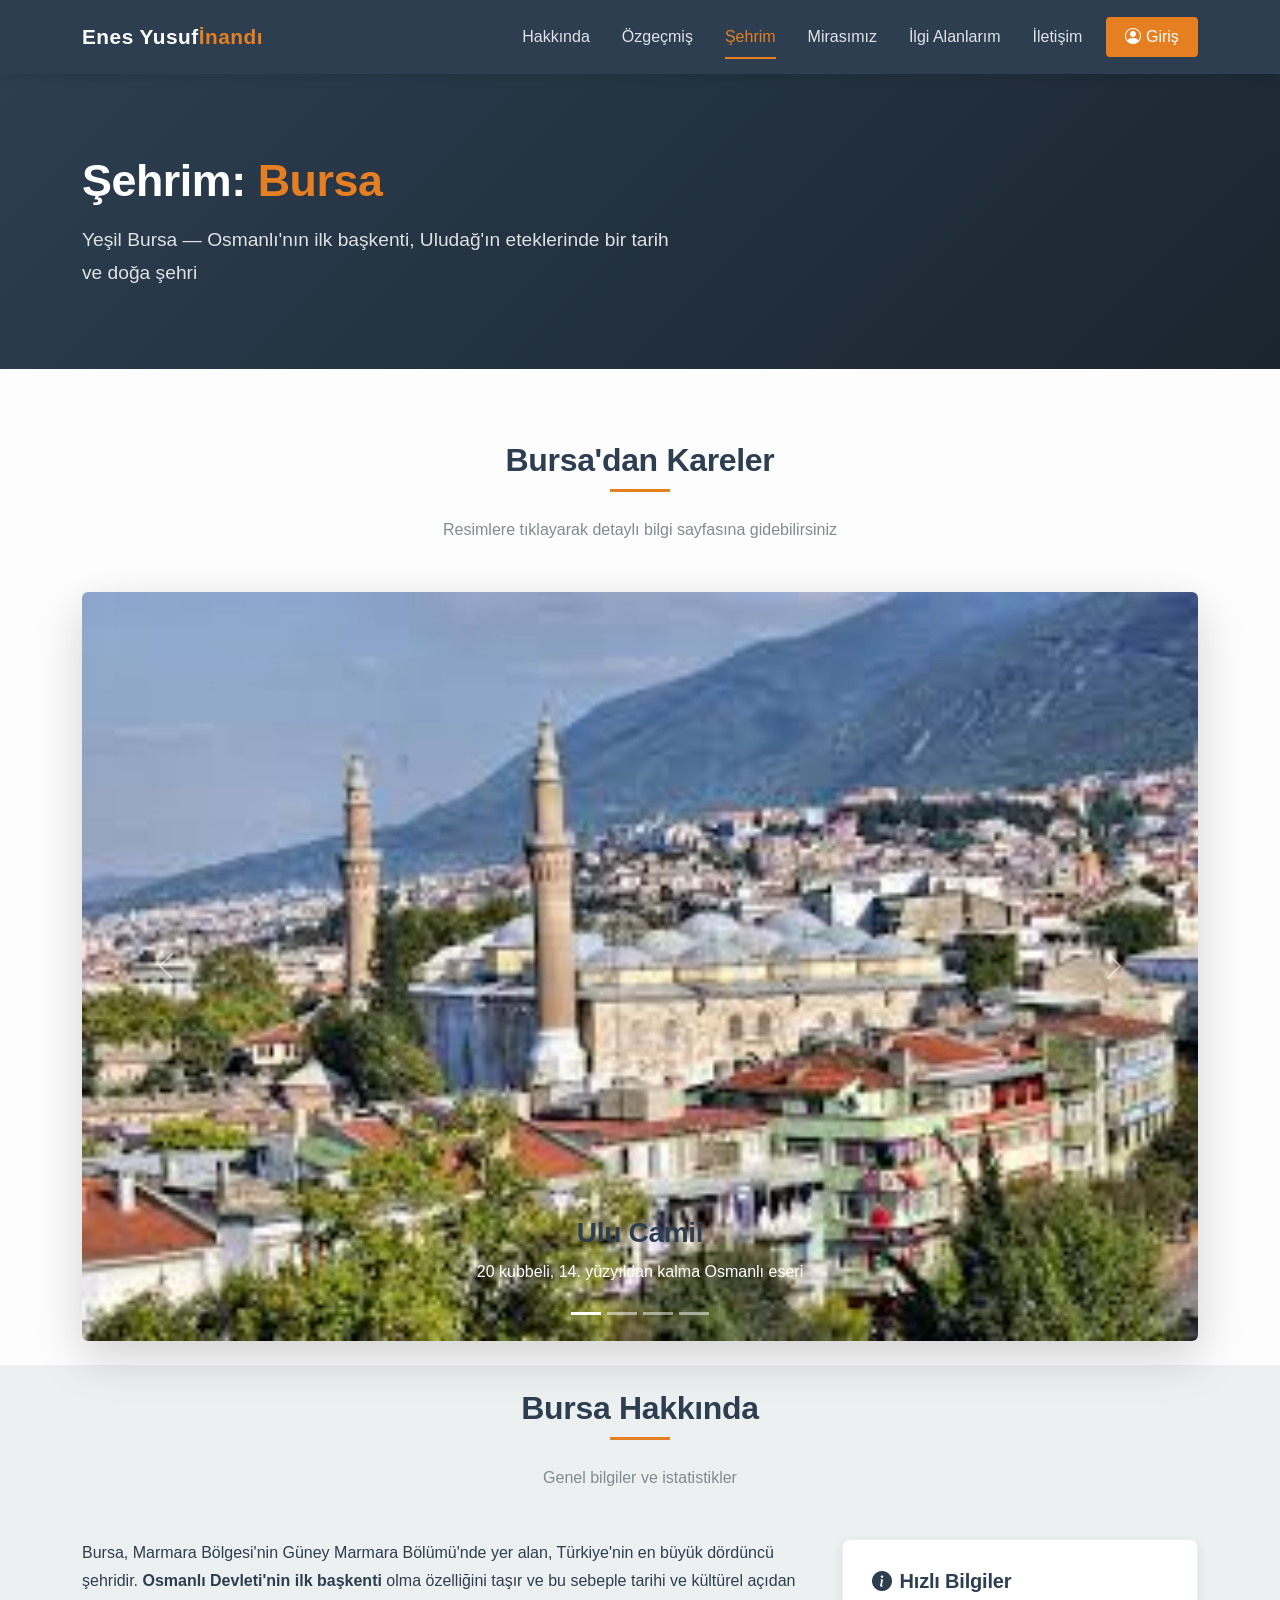
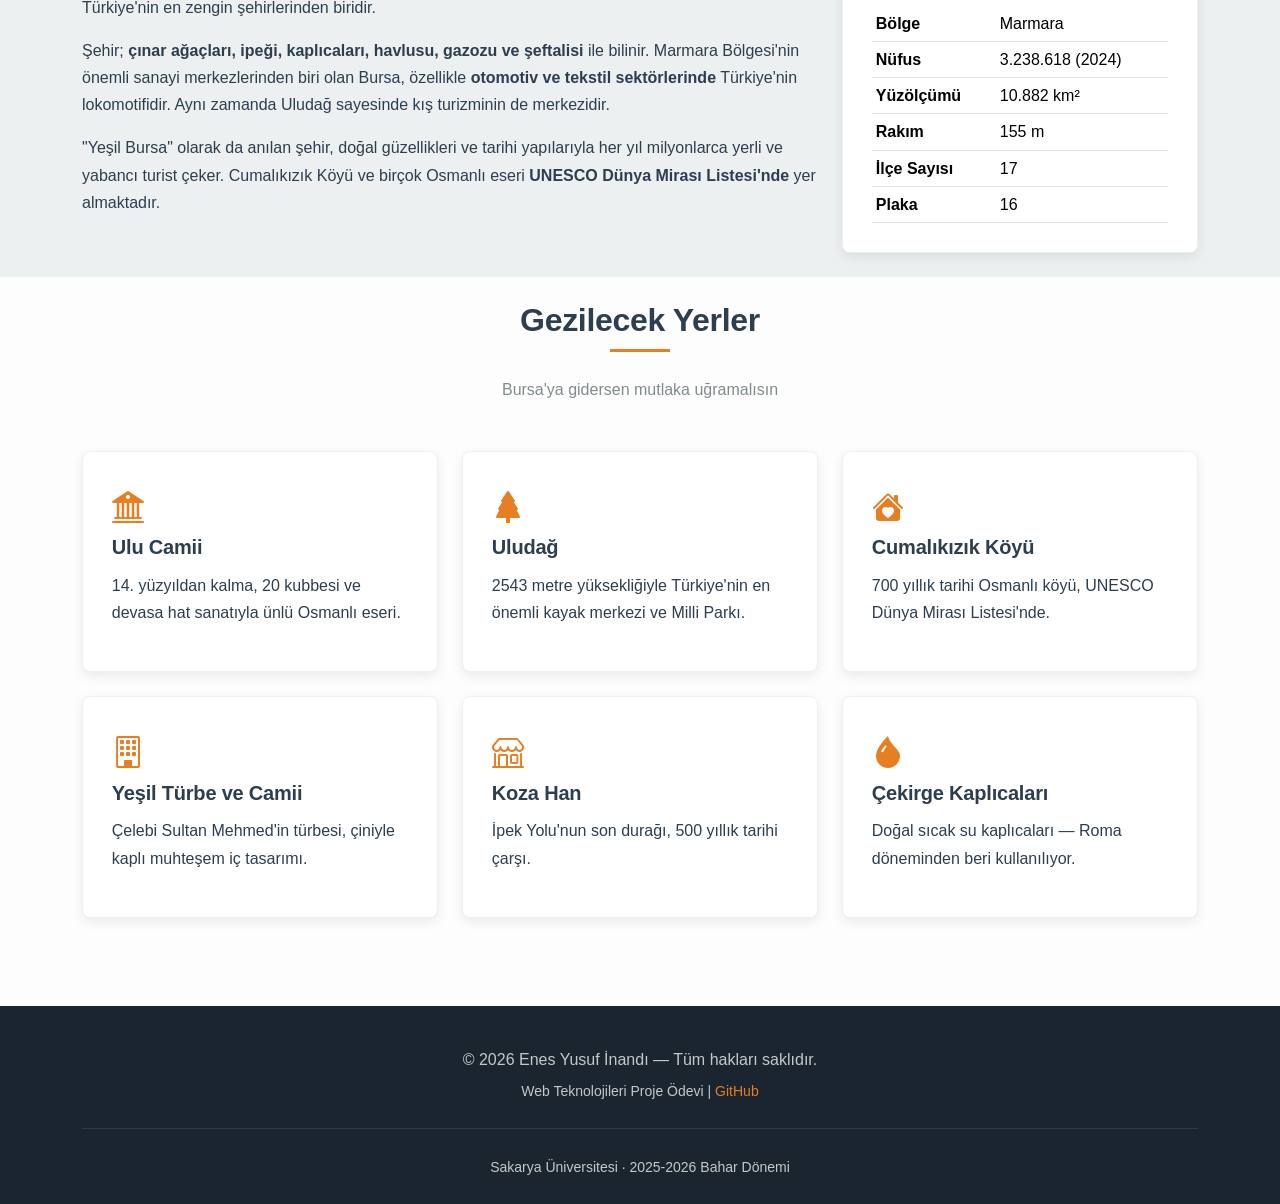
<file: sehrim.html>
<!DOCTYPE html>
<html lang="tr">
<head>
    <meta charset="UTF-8">
    <meta name="viewport" content="width=device-width, initial-scale=1.0">
    <meta name="description" content="Bursa - Yeşil şehrin tanıtımı">
    <title>Şehrim: Bursa | Web Teknolojileri Projesi</title>

    <link href="https://cdn.jsdelivr.net/npm/bootstrap@5.3.2/dist/css/bootstrap.min.css" rel="stylesheet">
    <link rel="stylesheet" href="https://cdn.jsdelivr.net/npm/bootstrap-icons@1.11.1/font/bootstrap-icons.css">
    <link rel="icon" type="image/svg+xml" href="favicon.svg">
    <link rel="stylesheet" href="css/style.css">
</head>
<body>

<nav class="navbar navbar-expand-lg site-navbar sticky-top">
    <div class="container">
        <a class="navbar-brand" href="index.html">Enes Yusuf<span>İnandı</span></a>
        <button class="navbar-toggler text-white" type="button" data-bs-toggle="collapse" data-bs-target="#navMenu">
            <span class="navbar-toggler-icon"></span>
        </button>
        <div class="collapse navbar-collapse" id="navMenu">
            <ul class="navbar-nav ms-auto align-items-lg-center">
                <li class="nav-item"><a class="nav-link" href="index.html">Hakkında</a></li>
                <li class="nav-item"><a class="nav-link" href="cv.html">Özgeçmiş</a></li>
                <li class="nav-item"><a class="nav-link" href="sehrim.html">Şehrim</a></li>
                <li class="nav-item"><a class="nav-link" href="mirasimiz.html">Mirasımız</a></li>
                <li class="nav-item"><a class="nav-link" href="ilgi-alanlarim.html">İlgi Alanlarım</a></li>
                <li class="nav-item"><a class="nav-link" href="iletisim.html">İletişim</a></li>
                <li class="nav-item ms-lg-2 mt-2 mt-lg-0">
                    <a class="nav-link btn-login" href="login.html"><i class="bi bi-person-circle"></i> Giriş</a>
                </li>
            </ul>
        </div>
    </div>
</nav>

<header class="hero">
    <div class="container">
        <h1>Şehrim: <span>Bursa</span></h1>
        <p>Yeşil Bursa &mdash; Osmanlı'nın ilk başkenti, Uludağ'ın eteklerinde bir tarih ve doğa şehri</p>
    </div>
</header>

<main>

    <section id="slider" class="py-4">
        <div class="container">
            <div class="bolum-baslik">
                <h2>Bursa'dan Kareler</h2>
                <p>Resimlere tıklayarak detaylı bilgi sayfasına gidebilirsiniz</p>
            </div>

            <div id="bursaSlider" class="carousel slide carousel-fade shadow-lg rounded overflow-hidden"
                 data-bs-ride="carousel" data-bs-interval="4000">

                <!-- Alt göstergeler (noktalar) -->
                <div class="carousel-indicators">
                    <button type="button" data-bs-target="#bursaSlider" data-bs-slide-to="0" class="active" aria-label="Slide 1"></button>
                    <button type="button" data-bs-target="#bursaSlider" data-bs-slide-to="1" aria-label="Slide 2"></button>
                    <button type="button" data-bs-target="#bursaSlider" data-bs-slide-to="2" aria-label="Slide 3"></button>
                    <button type="button" data-bs-target="#bursaSlider" data-bs-slide-to="3" aria-label="Slide 4"></button>
                </div>

                <!-- Slide içerikleri -->
                <div class="carousel-inner">

                    <!--  Ulu Camii -->
                    <div class="carousel-item active">
                        <a href="https://tr.wikipedia.org/wiki/Bursa_Ulu_Camii" target="_blank" rel="noopener">
                            <img src="img/bursa-ulucami.jpg"
                                 class="d-block w-100 slider-resim"
                                 alt="Bursa Ulu Camii">
                        </a>
                        <div class="carousel-caption d-none d-md-block">
                            <h3>Ulu Camii</h3>
                            <p>20 kubbeli, 14. yüzyıldan kalma Osmanlı eseri</p>
                        </div>
                    </div>

                    <!-- Yeşil Türbe -->
                    <div class="carousel-item">
                        <a href="https://tr.wikipedia.org/wiki/Ye%C5%9Fil_T%C3%BCrbe" target="_blank" rel="noopener">
                            <img src="img/bursa-yesil-turbe.jpg"
                                 class="d-block w-100 slider-resim"
                                 alt="Bursa Yeşil Türbe">
                        </a>
                        <div class="carousel-caption d-none d-md-block">
                            <h3>Yeşil Türbe</h3>
                            <p>Çelebi Sultan Mehmed'in türbesi (1421)</p>
                        </div>
                    </div>

                    <!-- Uludağ -->
                    <div class="carousel-item">
                        <a href="https://tr.wikipedia.org/wiki/Uluda%C4%9F" target="_blank" rel="noopener">
                            <img src="img/bursa-uludag.jpg"
                                 class="d-block w-100 slider-resim"
                                 alt="Bursa Uludağ">
                        </a>
                        <div class="carousel-caption d-none d-md-block">
                            <h3>Uludağ</h3>
                            <p>Türkiye'nin en önemli kayak merkezi (2543 m)</p>
                        </div>
                    </div>

                    <!-- Cumalıkızık -->
                    <div class="carousel-item">
                        <a href="https://tr.wikipedia.org/wiki/Cumal%C4%B1k%C4%B1z%C4%B1k" target="_blank" rel="noopener">
                            <img src="img/bursa-cumalikizik.jpg"
                                 class="d-block w-100 slider-resim"
                                 alt="Bursa Cumalıkızık Köyü">
                        </a>
                        <div class="carousel-caption d-none d-md-block">
                            <h3>Cumalıkızık</h3>
                            <p>700 yıllık Osmanlı köyü &mdash; UNESCO Dünya Mirası</p>
                        </div>
                    </div>

                </div>

                <!-- Önceki / Sonraki butonları -->
                <button class="carousel-control-prev" type="button" data-bs-target="#bursaSlider" data-bs-slide="prev">
                    <span class="carousel-control-prev-icon" aria-hidden="true"></span>
                    <span class="visually-hidden">Önceki</span>
                </button>
                <button class="carousel-control-next" type="button" data-bs-target="#bursaSlider" data-bs-slide="next">
                    <span class="carousel-control-next-icon" aria-hidden="true"></span>
                    <span class="visually-hidden">Sonraki</span>
                </button>
            </div>
        </div>
    </section>

    <!--  ŞEHIR BILGILERI  -->
    <section id="bilgiler" class="py-4" style="background-color: var(--renk-acik);">
        <div class="container">
            <div class="bolum-baslik">
                <h2>Bursa Hakkında</h2>
                <p>Genel bilgiler ve istatistikler</p>
            </div>

            <div class="row g-4">
                <div class="col-md-8">
                    <p>
                        Bursa, Marmara Bölgesi'nin Güney Marmara Bölümü'nde yer alan, Türkiye'nin en büyük
                        dördüncü şehridir. <strong>Osmanlı Devleti'nin ilk başkenti</strong> olma özelliğini
                        taşır ve bu sebeple tarihi ve kültürel açıdan Türkiye'nin en zengin şehirlerinden biridir.
                    </p>
                    <p>
                        Şehir; <strong>çınar ağaçları, ipeği, kaplıcaları, havlusu, gazozu ve şeftalisi</strong>
                        ile bilinir. Marmara Bölgesi'nin önemli sanayi merkezlerinden biri olan Bursa, özellikle
                        <strong>otomotiv ve tekstil sektörlerinde</strong> Türkiye'nin lokomotifidir. Aynı
                        zamanda Uludağ sayesinde kış turizminin de merkezidir.
                    </p>
                    <p>
                        "Yeşil Bursa" olarak da anılan şehir, doğal güzellikleri ve tarihi yapılarıyla her yıl
                        milyonlarca yerli ve yabancı turist çeker. Cumalıkızık Köyü ve birçok Osmanlı eseri
                        <strong>UNESCO Dünya Mirası Listesi'nde</strong> yer almaktadır.
                    </p>
                </div>

                <div class="col-md-4">
                    <article class="kart">
                        <h3><i class="bi bi-info-circle-fill me-2"></i>Hızlı Bilgiler</h3>
                        <table class="table table-sm mb-0">
                            <tbody>
                            <tr>
                                <th scope="row">Bölge</th>
                                <td>Marmara</td>
                            </tr>
                            <tr>
                                <th scope="row">Nüfus</th>
                                <td>3.238.618 (2024)</td>
                            </tr>
                            <tr>
                                <th scope="row">Yüzölçümü</th>
                                <td>10.882 km²</td>
                            </tr>
                            <tr>
                                <th scope="row">Rakım</th>
                                <td>155 m</td>
                            </tr>
                            <tr>
                                <th scope="row">İlçe Sayısı</th>
                                <td>17</td>
                            </tr>
                            <tr>
                                <th scope="row">Plaka</th>
                                <td>16</td>
                            </tr>
                            </tbody>
                        </table>
                    </article>
                </div>
            </div>
        </div>
    </section>

    <!--  GEZILECEK YERLER  -->
    <section id="gezilecek-yerler" class="py-4">
        <div class="container">
            <div class="bolum-baslik">
                <h2>Gezilecek Yerler</h2>
                <p>Bursa'ya gidersen mutlaka uğramalısın</p>
            </div>

            <div class="row g-4">
                <div class="col-md-6 col-lg-4">
                    <article class="kart h-100">
                        <i class="bi bi-bank2" style="font-size:2rem;color:var(--renk-vurgu)"></i>
                        <h3>Ulu Camii</h3>
                        <p>14. yüzyıldan kalma, 20 kubbesi ve devasa hat sanatıyla ünlü Osmanlı eseri.</p>
                    </article>
                </div>

                <div class="col-md-6 col-lg-4">
                    <article class="kart h-100">
                        <i class="bi bi-tree-fill" style="font-size:2rem;color:var(--renk-vurgu)"></i>
                        <h3>Uludağ</h3>
                        <p>2543 metre yüksekliğiyle Türkiye'nin en önemli kayak merkezi ve Milli Parkı.</p>
                    </article>
                </div>

                <div class="col-md-6 col-lg-4">
                    <article class="kart h-100">
                        <i class="bi bi-house-heart-fill" style="font-size:2rem;color:var(--renk-vurgu)"></i>
                        <h3>Cumalıkızık Köyü</h3>
                        <p>700 yıllık tarihi Osmanlı köyü, UNESCO Dünya Mirası Listesi'nde.</p>
                    </article>
                </div>

                <div class="col-md-6 col-lg-4">
                    <article class="kart h-100">
                        <i class="bi bi-building" style="font-size:2rem;color:var(--renk-vurgu)"></i>
                        <h3>Yeşil Türbe ve Camii</h3>
                        <p>Çelebi Sultan Mehmed'in türbesi, çiniyle kaplı muhteşem iç tasarımı.</p>
                    </article>
                </div>

                <div class="col-md-6 col-lg-4">
                    <article class="kart h-100">
                        <i class="bi bi-shop" style="font-size:2rem;color:var(--renk-vurgu)"></i>
                        <h3>Koza Han</h3>
                        <p>İpek Yolu'nun son durağı, 500 yıllık tarihi çarşı.</p>
                    </article>
                </div>

                <div class="col-md-6 col-lg-4">
                    <article class="kart h-100">
                        <i class="bi bi-droplet-fill" style="font-size:2rem;color:var(--renk-vurgu)"></i>
                        <h3>Çekirge Kaplıcaları</h3>
                        <p>Doğal sıcak su kaplıcaları &mdash; Roma döneminden beri kullanılıyor.</p>
                    </article>
                </div>
            </div>
        </div>
    </section>

</main>

<footer class="site-footer">
    <div class="container">
        <p class="mb-1">© 2026 Enes Yusuf İnandı — Tüm hakları saklıdır.</p>
        <small>
            Web Teknolojileri Proje Ödevi |
            <a href="https://github.com/enesinandi/web-proje" target="_blank" rel="noopener">GitHub</a>
        </small>
        <div class="ayraç"></div>
        <small>Sakarya Üniversitesi · 2025-2026 Bahar Dönemi</small>
    </div>
</footer>

<script src="https://cdn.jsdelivr.net/npm/bootstrap@5.3.2/dist/js/bootstrap.bundle.min.js"></script>
<script src="js/main.js"></script>
</body>
</html>
</file>
<file: css/style.css>
/* =========================================================
   Web Teknolojileri Proje Ödevi - Stil Dosyası
   Bootstrap 5 üzerine özel tasarım katmanı
   ========================================================= */

/* ---------- Renk değişkenleri ---------- */
:root {
    --renk-ana: #2c3e50;
    --renk-vurgu: #e67e22;
    --renk-acik: #ecf0f1;
    --renk-koyu: #1a252f;
    --renk-metin: #2c3e50;
    --renk-metin-acik: #7f8c8d;
    --golge-yumusak: 0 4px 12px rgba(0, 0, 0, 0.08);
    --golge-orta: 0 8px 24px rgba(0, 0, 0, 0.12);
    --gecis: all 0.3s ease;
}

/* ---------- Genel ---------- */
* {
    box-sizing: border-box;
}

body {
    font-family: 'Segoe UI', Tahoma, Geneva, Verdana, sans-serif;
    color: var(--renk-metin);
    line-height: 1.7;
    background-color: #fdfdfd;
}

h1, h2, h3, h4, h5, h6 {
    color: var(--renk-ana);
    font-weight: 600;
    letter-spacing: -0.01em;
}

a {
    color: var(--renk-vurgu);
    text-decoration: none;
    transition: var(--gecis);
}

a:hover {
    color: var(--renk-koyu);
}

/* ---------- Navbar ---------- */
.site-navbar {
    background-color: var(--renk-ana) !important;
    padding: 0.9rem 0;
    box-shadow: var(--golge-yumusak);
}

.site-navbar .navbar-brand {
    color: #fff !important;
    font-weight: 700;
    font-size: 1.3rem;
    letter-spacing: 0.5px;
}

.site-navbar .navbar-brand span {
    color: var(--renk-vurgu);
}

.site-navbar .nav-link {
    color: rgba(255, 255, 255, 0.85) !important;
    font-weight: 500;
    padding: 0.5rem 1rem !important;
    transition: var(--gecis);
    position: relative;
}

.site-navbar .nav-link:hover,
.site-navbar .nav-link.aktif {
    color: var(--renk-vurgu) !important;
}

.site-navbar .nav-link.aktif::after {
    content: "";
    position: absolute;
    bottom: 0;
    left: 1rem;
    right: 1rem;
    height: 2px;
    background-color: var(--renk-vurgu);
}

.site-navbar .btn-login {
    background-color: var(--renk-vurgu);
    color: #fff !important;
    border-radius: 4px;
    padding: 0.4rem 1.2rem !important;
}

.site-navbar .btn-login:hover {
    background-color: #d35400;
    color: #fff !important;
}

/* ---------- Hero / Başlık alanı ---------- */
.hero {
    background: linear-gradient(135deg, var(--renk-ana) 0%, var(--renk-koyu) 100%);
    color: #fff;
    padding: 5rem 0 4rem;
    margin-bottom: 3rem;
}

.hero h1 {
    color: #fff;
    font-size: 2.8rem;
    font-weight: 700;
    margin-bottom: 1rem;
}

.hero h1 span {
    color: var(--renk-vurgu);
}

.hero p {
    font-size: 1.2rem;
    opacity: 0.85;
    max-width: 600px;
}

/* ---------- Kartlar ---------- */
.kart {
    background: #fff;
    border-radius: 8px;
    padding: 1.8rem;
    box-shadow: var(--golge-yumusak);
    transition: var(--gecis);
    height: 100%;
    border: 1px solid #ecf0f1;
}

.kart:hover {
    transform: translateY(-4px);
    box-shadow: var(--golge-orta);
}

.kart h3 {
    color: var(--renk-ana);
    margin-bottom: 0.8rem;
    font-size: 1.25rem;
}

/* ---------- Bölüm başlığı ---------- */
.bolum-baslik {
    text-align: center;
    margin-bottom: 3rem;
}

.bolum-baslik h2 {
    font-size: 2rem;
    margin-bottom: 0.5rem;
    display: inline-block;
    position: relative;
    padding-bottom: 0.8rem;
}

.bolum-baslik h2::after {
    content: "";
    position: absolute;
    bottom: 0;
    left: 50%;
    transform: translateX(-50%);
    width: 60px;
    height: 3px;
    background-color: var(--renk-vurgu);
}

.bolum-baslik p {
    color: var(--renk-metin-acik);
    margin-top: 1rem;
}

/* ---------- Bölümler ---------- */
section {
    padding: 3rem 0;
}

/* ---------- Footer ---------- */
.site-footer {
    background-color: var(--renk-koyu);
    color: rgba(255, 255, 255, 0.75);
    padding: 2.5rem 0 1.5rem;
    margin-top: 4rem;
    text-align: center;
}

.site-footer a {
    color: var(--renk-vurgu);
}

.site-footer .ayraç {
    height: 1px;
    background-color: rgba(255, 255, 255, 0.1);
    margin: 1.5rem 0;
}

/* ---------- Butonlar ---------- */
.btn-vurgu {
    background-color: var(--renk-vurgu);
    color: #fff;
    border: none;
    padding: 0.7rem 1.8rem;
    border-radius: 4px;
    font-weight: 500;
    transition: var(--gecis);
}

.btn-vurgu:hover {
    background-color: #d35400;
    color: #fff;
    transform: translateY(-1px);
}

.btn-anahat {
    background: transparent;
    color: var(--renk-ana);
    border: 2px solid var(--renk-ana);
    padding: 0.6rem 1.7rem;
    border-radius: 4px;
    font-weight: 500;
    transition: var(--gecis);
}

.btn-anahat:hover {
    background-color: var(--renk-ana);
    color: #fff;
}

/* ---------- Profil resmi ---------- */
.profil-resim {
    width: 220px;
    height: 220px;
    border-radius: 50%;
    object-fit: cover;
    border: 5px solid var(--renk-vurgu);
    box-shadow: var(--golge-orta);
}

/* ---------- Responsive ---------- */
@media (max-width: 768px) {
    .hero {
        padding: 3rem 0 2rem;
        text-align: center;
    }

    .hero h1 {
        font-size: 2rem;
    }

    .hero p {
        font-size: 1rem;
    }

    .profil-resim {
        width: 160px;
        height: 160px;
        margin: 0 auto 1.5rem;
        display: block;
    }

    section {
        padding: 2rem 0;
    }

    /* ---------- Slider ---------- */
    .slider-resim {
        height: 400px;
        object-fit: cover;
        cursor: pointer;
        transition: transform 0.5s ease;
    }

    .slider-resim:hover {
        transform: scale(1.02);
    }

    .carousel-caption {
        background: rgba(0, 0, 0, 0.55);
        border-radius: 8px;
        padding: 1rem 1.5rem;
        bottom: 2rem;
    }

    .carousel-caption h3 {
        color: #fff;
        margin-bottom: 0.3rem;
    }

    .carousel-caption p {
        margin-bottom: 0;
    }

    @media (max-width: 768px) {
        .slider-resim {
            height: 300px;
        }
    }
}
</file>
